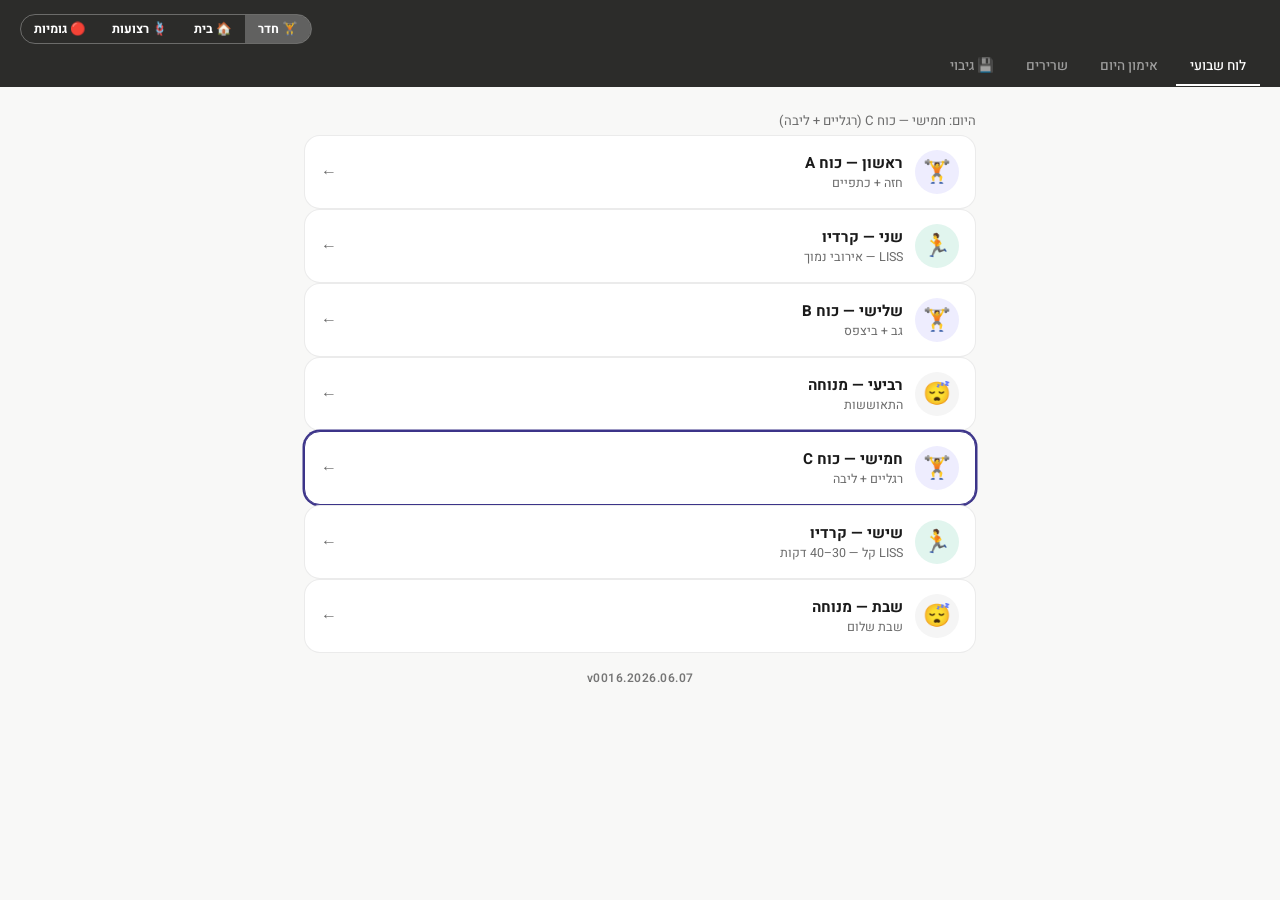
<file: index.html>
﻿<!DOCTYPE html>
<html lang="he" dir="rtl">
<head>
  <meta charset="UTF-8">
  <meta name="viewport" content="width=device-width, initial-scale=1.0">
  <title>תכנית כושר שבועית</title>
  <link rel="manifest" href="manifest.json">
  <meta name="theme-color" content="#2C2C2A">
  <meta name="mobile-web-app-capable" content="yes">
  <meta name="apple-mobile-web-app-capable" content="yes">
  <meta name="apple-mobile-web-app-status-bar-style" content="black-translucent">
  <meta name="apple-mobile-web-app-title" content="כושר">
  <link rel="stylesheet" href="css/style.css">
  <link rel="stylesheet" href="css/mobile.css">
  <script src="data/exercises-data.js"></script>
  <script src="data/plan-data.js"></script>
  <script src="js/tracker.js"></script>
  <script src="js/data.js"></script>
  <script src="js/components.js"></script>
  <script src="js/render.js"></script>
  <style>
    /* מתג בהדר */
    .header-mode-toggle {
      display: flex;
      align-items: center;
      gap: 0;
      border-radius: 20px;
      overflow: hidden;
      border: 1.5px solid rgba(255,255,255,0.3);
      margin-right: auto;   /* דוחף לצד שמאל ב-RTL */
      flex-shrink: 0;
    }
    .header-mode-toggle button {
      padding: 5px 13px;
      border: none;
      cursor: pointer;
      font-family: 'Heebo', sans-serif;
      font-size: .78rem;
      font-weight: 700;
      white-space: nowrap;
      transition: background .15s, color .15s;
    }
    .hdr-row {
      display: flex;
      align-items: center;
      gap: 10px;
      padding-bottom: 4px;
    }
  </style>
</head>
<body>

<header class="site-header">
  <!-- שורה ראשונה: כותרת + מתג -->
  <div class="hdr-row">
    <div class="header-mode-toggle" id="modeToggle">
      <button data-mode="gym"        onclick="setWorkoutMode('gym')">🏋️ חדר</button>
      <button data-mode="home"       onclick="setWorkoutMode('home')">🏠 בית</button>
      <button data-mode="suspension" onclick="setWorkoutMode('suspension')">🪢 רצועות</button>
      <button data-mode="band"       onclick="setWorkoutMode('band')">🔴 גומיות</button>
    </div>
  </div>
  <!-- שורה שנייה: טאבים -->
  <nav class="tab-nav" id="mainNav">
    <button class="tab-btn active" data-panel="week">לוח שבועי</button>
    <button class="tab-btn"        data-panel="today">אימון היום</button>
    <button class="tab-btn"        data-panel="muscles">שרירים</button>
    <button class="tab-btn"        data-panel="backup">💾 גיבוי</button>
  </nav>
</header>

<main>
  <section id="panel-week">
    <p class="text-muted text-sm mb-4" id="todayBanner"></p>
    <div id="dayList"></div>
    <p style="text-align:center;font-size:.75rem;color:#757575;margin-top:16px;padding-bottom:4px;font-weight:600;letter-spacing:.5px">
      2026.06.07.v0016

    </p>
  </section>

  <section id="panel-today" hidden style="display:none">
    <div id="todayContent"></div>

    <!-- קיצורי דרך נוספים -->
    <div style="display:grid;grid-template-columns:1fr 1fr;gap:10px;margin-top:12px">
      <a href="pages/journal.html" style="text-decoration:none;grid-column:1/-1">
        <div class="card" style="display:flex;align-items:center;gap:14px;padding:14px;margin:0">
          <div style="font-size:1.6rem">📓</div>
          <div>
            <div style="font-size:.9rem;font-weight:700;color:#1A1A1A">יומן ומעקב משקל</div>
            <div style="font-size:.72rem;color:#6B6B6B;margin-top:2px">רשום משקל · הוסף הערה לאימון</div>
          </div>
          <div style="margin-right:auto;color:#6B6B6B">←</div>
        </div>
      </a>
      <a href="pages/progress.html" style="text-decoration:none">
        <div class="card" style="text-align:center;padding:16px 10px;margin:0">
          <div style="font-size:1.8rem;margin-bottom:6px">📸</div>
          <div style="font-size:.85rem;font-weight:700;color:#1A1A1A">תמונות התקדמות</div>
          <div style="font-size:.72rem;color:#6B6B6B;margin-top:3px">IndexedDB</div>
        </div>
      </a>
      <a href="pages/morning.html" style="text-decoration:none">
        <div class="card" style="text-align:center;padding:16px 10px;margin:0">
          <div style="font-size:1.8rem;margin-bottom:6px">🌅</div>
          <div style="font-size:.85rem;font-weight:700;color:#1A1A1A">שגרת בוקר</div>
          <div style="font-size:.72rem;color:#6B6B6B;margin-top:3px">15–20 דקות</div>
        </div>
      </a>
      <a href="pages/stretch.html" style="text-decoration:none">
        <div class="card" style="text-align:center;padding:16px 10px;margin:0">
          <div style="font-size:1.8rem;margin-bottom:6px">🛏️</div>
          <div style="font-size:.85rem;font-weight:700;color:#1A1A1A">מתיחות בוקר</div>
          <div style="font-size:.72rem;color:#6B6B6B;margin-top:3px">5–10 דקות</div>
        </div>
      </a>
    </div>
  </section>

  <!-- גיבוי נתונים -->
  <section id="panel-backup" hidden style="display:none">

    <!-- עדכון אפליקציה -->
    <div class="card" style="margin-bottom:10px">
      <div class="card-header">
        <div class="card-icon" style="background:#EEEDFE;font-size:1.5rem">🔄</div>
        <div>
          <div class="card-title">עדכון אפליקציה</div>
          <div class="card-subtitle">גרסה מותקנת: <strong id="installedVer">—</strong></div>
        </div>
      </div>

      <!-- סטטוס -->
      <div id="updateStatus" style="
        background:#F5F5F5;border-radius:10px;padding:10px 14px;
        margin-bottom:10px;font-size:.82rem;color:#444;line-height:1.5">
        לחץ "בדוק" כדי לראות אם יש עדכון
      </div>

      <div style="display:flex;gap:8px">
        <button onclick="checkUpdate()" class="btn-save" style="flex:1;background:#3C3489">
          🔄 בדוק עדכון
        </button>
        <button id="applyBtn" onclick="applyUpdate()"
          style="display:none;flex:1;border:none;border-radius:12px;padding:12px;
                 background:#085041;color:#fff;font-family:Heebo,sans-serif;
                 font-size:.9rem;font-weight:700;cursor:pointer">
          ✅ החל עדכון
        </button>
      </div>
    </div>

    <div class="card">
      <div class="card-header">
        <div class="card-icon" style="background:#E1F5EE;font-size:1.5rem">💾</div>
        <div>
          <div class="card-title">גיבוי נתוני אימונים</div>
          <div class="card-subtitle">שמור על הנתונים שלך</div>
        </div>
      </div>

      <!-- סטטוס אחסון -->
      <div id="storageStatus" style="background:#F5F5F5;border-radius:10px;padding:10px 14px;margin-bottom:10px;font-size:.82rem"></div>

      <!-- Export -->
      <div class="section-title mt-8">📤 ייצוא — שמור קובץ לטלפון</div>
      <p style="font-size:.8rem;color:#6B6B6B;margin:6px 0 10px">
        מוריד קובץ JSON עם כל הנתונים שלך. שמור אותו בגלריה / Google Drive / WhatsApp לעצמך.
      </p>
      <button onclick="exportData()" class="btn-save" style="background:#085041">
        📥 הורד גיבוי עכשיו
      </button>

      <!-- Import -->
      <div class="section-title mt-8">📂 ייבוא — שחזר מקובץ</div>
      <p style="font-size:.8rem;color:#6B6B6B;margin:6px 0 10px">
        בחר קובץ גיבוי שהורדת בעבר כדי לשחזר את הנתונים.
      </p>
      <label style="display:block;padding:10px;background:#EEEDFE;border-radius:10px;
                    text-align:center;cursor:pointer;font-weight:700;color:#3C3489;font-size:.85rem">
        📂 בחר קובץ גיבוי
        <input type="file" accept=".json" onchange="importData(event)"
               style="display:none">
      </label>
      <div id="importStatus" style="margin-top:8px;font-size:.8rem"></div>

      <!-- מידע -->
      <div class="alert-box info mt-8">
        💡 הנתונים נשמרים בטלפון. כדי שלא יימחקו אוטומטית —
        לחץ <strong>בקש אחסון קבוע</strong> למטה.
      </div>
      <button onclick="requestPersist()" id="persistBtn"
              class="btn-save mt-8" style="background:#3C3489">
        🔒 בקש אחסון קבוע
      </button>
    </div>

    <!-- ספירת נתונים קיימים -->
    <div class="card">
      <div class="section-title">📊 נתונים שמורים</div>
      <div id="dataCount" style="margin-top:8px;font-size:.85rem;color:#6B6B6B"></div>
    </div>
  </section>

  <section id="panel-muscles" hidden style="display:none">
    <div class="card">
      <div class="card-header">
        <div class="card-icon" style="background:#EEEDFE">🗺️</div>
        <div>
          <div class="card-title">מפת שרירים</div>
          <div class="card-subtitle">לחץ על שריר לפרטים</div>
        </div>
      </div>
      <a href="pages/muscles.html" class="btn-save"
         style="text-decoration:none;display:block;text-align:center">
        פתח מפה אינטראקטיבית
      </a>
    </div>
  </section>
</main>

<script>
  // ── Tab switching ──────────────────────────────
  document.querySelectorAll('[data-panel]').forEach(function(tab) {
    tab.addEventListener('click', function() {
      document.querySelectorAll('[data-panel]').forEach(function(t) { t.classList.remove('active'); });
      tab.classList.add('active');
      document.querySelectorAll('section[id^="panel-"]').forEach(function(p) {
        var show = p.id === 'panel-' + tab.dataset.panel;
        p.hidden = !show;
        p.style.display = show ? '' : 'none';
      });
    });
  });

  // ── מתג 4 מצבים ────────────────────────────────
  function setWorkoutMode(mode) {
    Data.setMode(mode);
    document.querySelectorAll('#modeToggle button').forEach(function(b) {
      b.style.background = b.dataset.mode === mode ? 'rgba(255,255,255,0.25)' : 'transparent';
      b.style.color = '#fff';
    });
  }

  // הפעל ברירת מחדל
  setWorkoutMode(Data.getMode());

  // ── Service Worker + auto-reload on update ─────
  if ('serviceWorker' in navigator) {
    navigator.serviceWorker.register('./sw.js').then(function(reg) {
      // כשיש SW חדש — רענן אוטומטית
      reg.addEventListener('updatefound', function() {
        var newSW = reg.installing;
        newSW.addEventListener('statechange', function() {
          if (newSW.state === 'activated') {
            window.location.reload();
          }
        });
      });
    });
    // אם SW חדש כבר ממתין — תפוס אותו
    navigator.serviceWorker.addEventListener('controllerchange', function() {
      window.location.reload();
    });
  }

  // ── בקש אחסון קבוע מיד בטעינה ─────────────────
  if (navigator.storage && navigator.storage.persist) {
    navigator.storage.persist().then(function(granted) {
      var el = document.getElementById('storageStatus');
      if (!el) return;
      if (granted) {
        el.innerHTML = '✅ <strong>אחסון קבוע פעיל</strong> — הנתונים לא יימחקו אוטומטית';
        el.style.background = '#E1F5EE'; el.style.color = '#085041';
      } else {
        el.innerHTML = '⚠️ אחסון רגיל — לחץ "בקש אחסון קבוע" להגנה מלאה';
        el.style.color = '#7C4700';
      }
    });
    navigator.storage.estimate().then(function(est) {
      var used  = Math.round(est.usage  / 1024);
      var quota = Math.round(est.quota  / 1024 / 1024);
      var el = document.getElementById('storageStatus');
      if (el) el.innerHTML += '<br><span style="font-size:.72rem;opacity:.7">' +
        'שימוש: ' + used + ' KB מתוך ' + quota + ' MB זמינים</span>';
    });
  }

  // ── ספירת נתונים קיימים ───────────────────────
  function refreshDataCount() {
    var el = document.getElementById('dataCount');
    if (!el) return;
    var entries = [];
    for (var i = 0; i < localStorage.length; i++) {
      var k = localStorage.key(i);
      if (k && k.startsWith('wlog_')) entries.push(k);
    }
    if (!entries.length) {
      el.textContent = 'אין נתונים שמורים עדיין.';
    } else {
      var exercises = new Set(entries.map(function(k) { return k.split('_').slice(2).join('_'); }));
      el.innerHTML = '<strong>' + entries.length + '</strong> רשומות ב-' +
                     '<strong>' + exercises.size + '</strong> תרגילים שונים.<br>' +
                     '<span style="font-size:.72rem">תאריך ראשון: ' +
                     entries.map(function(k){return k.split('_')[1];}).sort()[0] +
                     '</span>';
    }
  }

  // ── Export ─────────────────────────────────────
  function exportData() {
    var data = {};
    for (var i = 0; i < localStorage.length; i++) {
      var k = localStorage.key(i);
      if (k && k.startsWith('wlog_')) {
        data[k] = JSON.parse(localStorage.getItem(k));
      }
    }
    var json   = JSON.stringify(data, null, 2);
    var blob   = new Blob([json], { type: 'application/json' });
    var url    = URL.createObjectURL(blob);
    var date   = new Date().toISOString().slice(0, 10);
    var a      = document.createElement('a');
    a.href     = url;
    a.download = 'workout-backup-' + date + '.json';
    a.click();
    URL.revokeObjectURL(url);
  }

  // ── Import ─────────────────────────────────────
  function importData(e) {
    var file = e.target.files[0];
    if (!file) return;
    var reader = new FileReader();
    reader.onload = function(ev) {
      try {
        var data   = JSON.parse(ev.target.result);
        var count  = 0;
        Object.keys(data).forEach(function(k) {
          if (k.startsWith('wlog_')) {
            localStorage.setItem(k, JSON.stringify(data[k]));
            count++;
          }
        });
        var el = document.getElementById('importStatus');
        el.innerHTML = '✅ יובאו <strong>' + count + '</strong> רשומות בהצלחה!';
        el.style.color = '#085041';
        refreshDataCount();
      } catch(err) {
        document.getElementById('importStatus').textContent = '❌ שגיאה בקובץ';
      }
    };
    reader.readAsText(file);
  }

  // ── בקש אחסון קבוע ידנית ──────────────────────
  function requestPersist() {
    if (!navigator.storage || !navigator.storage.persist) {
      alert('הדפדפן שלך לא תומך בתכונה זו');
      return;
    }
    navigator.storage.persist().then(function(granted) {
      var btn = document.getElementById('persistBtn');
      var el  = document.getElementById('storageStatus');
      if (granted) {
        btn.textContent   = '✅ אחסון קבוע פעיל';
        btn.style.background = '#085041';
        el.innerHTML = '✅ <strong>אחסון קבוע פעיל</strong> — הנתונים לא יימחקו אוטומטית';
        el.style.background = '#E1F5EE'; el.style.color = '#085041';
      } else {
        btn.textContent = '⚠️ לא אושר — נסה מ-PWA מותקנת';
      }
    });
  }

  // הפעל ספירה כשנכנסים לטאב גיבוי
  document.querySelectorAll('[data-panel="backup"]').forEach(function(btn) {
    btn.addEventListener('click', function() { setTimeout(refreshDataCount, 100); });
  });

  // ── גרסה ──────────────────────────────────────
  var CURRENT_VERSION = '2026.06.07.v0016';
  (function() {
    var el = document.getElementById('installedVer');
    if (el) el.textContent = CURRENT_VERSION;
  })();

  // ── בדוק עדכון ────────────────────────────────
  function setStatus(html, bg, col) {
    var s = document.getElementById('updateStatus');
    if (!s) return;
    s.innerHTML = html;
    s.style.background = bg || '#F5F5F5';
    s.style.color = col || '#444';
  }

  function checkUpdate() {
    var applyBtn = document.getElementById('applyBtn');
    if (applyBtn) applyBtn.style.display = 'none';
    setStatus('⏳ בודק עדכון...', '#F5F5F5', '#444');

    if (!('serviceWorker' in navigator)) {
      setStatus('⚠️ Service Worker לא נתמך', '#FFF3E0', '#7C4700');
      return;
    }
    navigator.serviceWorker.getRegistration().then(function(reg) {
      if (!reg) {
        setStatus('⚠️ האפליקציה לא מותקנת כ-PWA', '#FFF3E0', '#7C4700');
        return;
      }
      reg.update().then(function() {
        setTimeout(function() {
          if (reg.waiting) {
            setStatus('✅ <strong>יש עדכון זמין!</strong><br><small>לחץ "החל עדכון"</small>', '#E1F5EE', '#085041');
            if (applyBtn) applyBtn.style.display = 'block';
          } else if (reg.installing) {
            setStatus('⏬ <strong>מוריד עדכון...</strong><br><small>תוך שניות יתרענן אוטומטית</small>', '#FFF8E1', '#F57F17');
            reg.installing.addEventListener('statechange', function(e) {
              if (e.target.state === 'activated') {
                setStatus('✅ <strong>עודכן!</strong> מרענן...', '#E1F5EE', '#085041');
                setTimeout(function() { location.reload(); }, 1000);
              }
            });
          } else {
            setStatus('✅ <strong>הגרסה עדכנית</strong><br><small>' + CURRENT_VERSION + ' — אין עדכונים</small>', '#E1F5EE', '#085041');
          }
        }, 800);
      }).catch(function() {
        setStatus('⚠️ <strong>אין חיבור לאינטרנט</strong><br><small>עובד במצב אופליין</small>', '#FFF3E0', '#7C4700');
      });
    });
  }

  function applyUpdate() {
    navigator.serviceWorker.getRegistration().then(function(reg) {
      if (reg && reg.waiting) {
        reg.waiting.postMessage('skipWaiting');
        var applyBtn = document.getElementById('applyBtn');
        if (applyBtn) applyBtn.style.display = 'none';
        setStatus('⏳ מיישם עדכון...', '#FFF8E1', '#F57F17');
      }
    });
  }

  // ── Render ─────────────────────────────────────
  Render.renderDashboard();
</script>
</body>
</html>
</file>
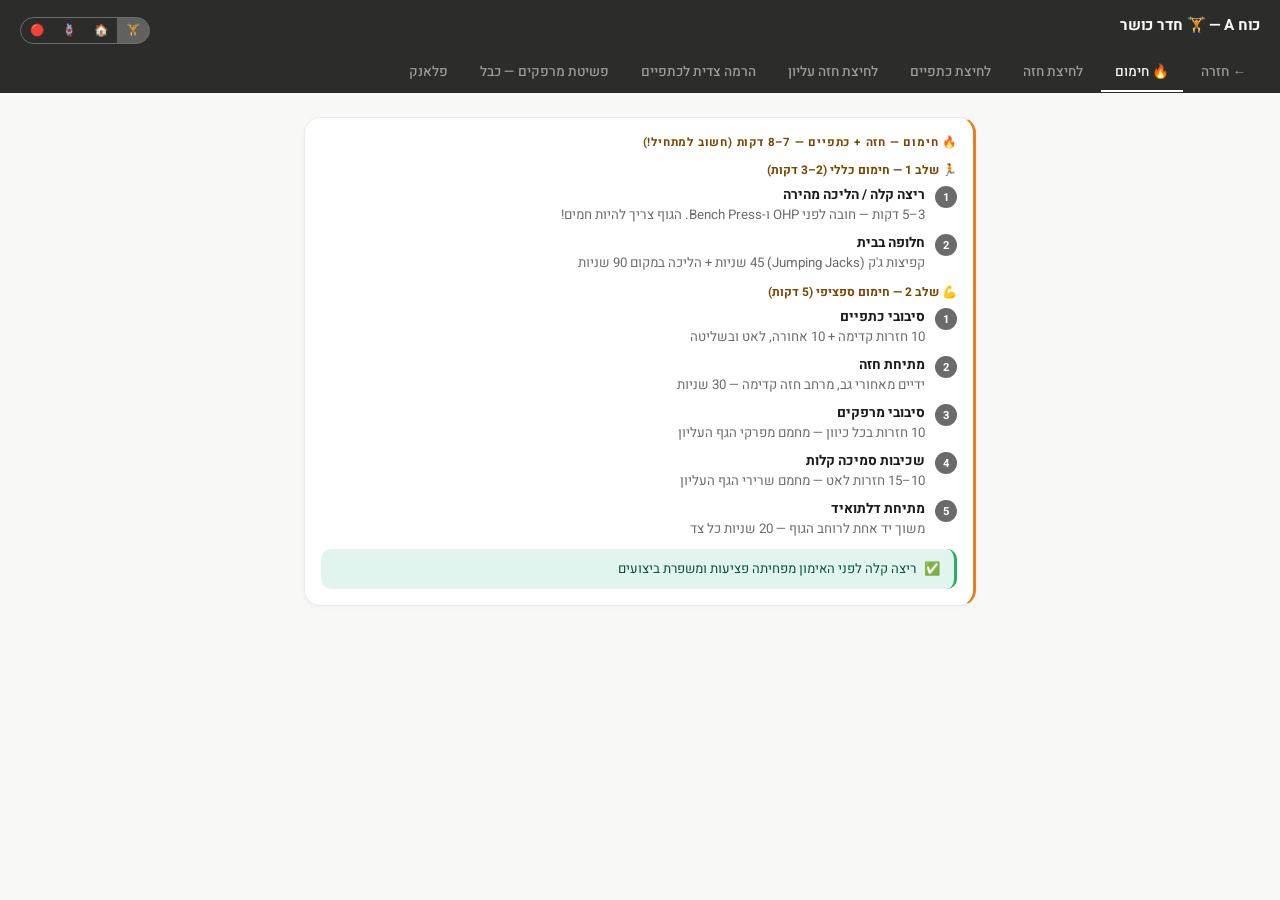
<file: pages/day1.html>
﻿<!DOCTYPE html>
<html lang="he" dir="rtl">
<head>
  <meta charset="UTF-8">
  <meta name="viewport" content="width=device-width, initial-scale=1.0">
  <title>כוח A — חזה + כתפיים</title>
  <link rel="manifest" href="../manifest.json">
  <meta name="theme-color" content="#2C2C2A">
  <meta name="apple-mobile-web-app-capable" content="yes">
  <link rel="stylesheet" href="../css/style.css">
  <link rel="stylesheet" href="../css/mobile.css">
  <script src="../data/exercises-data.js"></script>
  <script src="../data/plan-data.js"></script>
  <script src="../js/tracker.js"></script>
  <script src="../js/data.js"></script>
  <script src="../js/components.js"></script>
  <script src="../js/render.js"></script>
  <script src="../js/planktimer.js"></script>
  <script src="../js/utils.js"></script>
  <style>
    .hdr-top { display:flex;align-items:center;justify-content:space-between;padding-bottom:8px; }
    .hdr-top h1 { margin:0;font-size:.95rem;font-weight:700;flex:1;min-width:0;white-space:nowrap;overflow:hidden;text-overflow:ellipsis; }
    .mode-pill { display:flex;border-radius:20px;overflow:hidden;border:1.5px solid rgba(255,255,255,0.3);flex-shrink:0; }
    .mode-pill button { padding:4px 9px;border:none;cursor:pointer;font-family:'Heebo',sans-serif;font-size:.72rem;font-weight:700;color:#fff;background:transparent;transition:background .15s;white-space:nowrap; }
    .mode-pill button.active-mode { background:rgba(255,255,255,0.25); }
  </style>
</head>
<body>
<header class="site-header">
  <div class="hdr-top">
    <h1 id="pageTitle">כוח A — חזה + כתפיים</h1>
    <div class="mode-pill">
      <button data-mode="gym"        onclick="setWorkoutMode('gym')">🏋️</button>
      <button data-mode="home"       onclick="setWorkoutMode('home')">🏠</button>
      <button data-mode="suspension" onclick="setWorkoutMode('suspension')">🪢</button>
      <button data-mode="band"       onclick="setWorkoutMode('band')">🔴</button>
    </div>
  </div>
  <nav class="tab-nav" id="exNav"></nav>
</header>
<main id="content">
  <div class="card"><div class="text-muted text-sm">טוען...</div></div>
</main>
<script>
  window.__rerender = function() { Render.renderStrengthPage('sunday'); };
  Render.renderStrengthPage('sunday');
</script>
<script>
  function setWorkoutMode(mode) {
    Data.setMode(mode);
    document.querySelectorAll('.mode-pill button').forEach(function(b) {
      b.classList.toggle('active-mode', b.dataset.mode === mode);
    });
    if (typeof window.__rerender === 'function') window.__rerender();
  }
  setWorkoutMode(Data.getMode());
  if ('serviceWorker' in navigator) {
    navigator.serviceWorker.register('../sw.js').then(function(reg) {
      reg.addEventListener('updatefound', function() {
        var sw = reg.installing;
        sw.addEventListener('statechange', function() {
          if (sw.state === 'activated') window.location.reload();
        });
      });
    });
    navigator.serviceWorker.addEventListener('controllerchange', function() {
      window.location.reload();
    });
  }
</script>
</body>
</html>
</file>
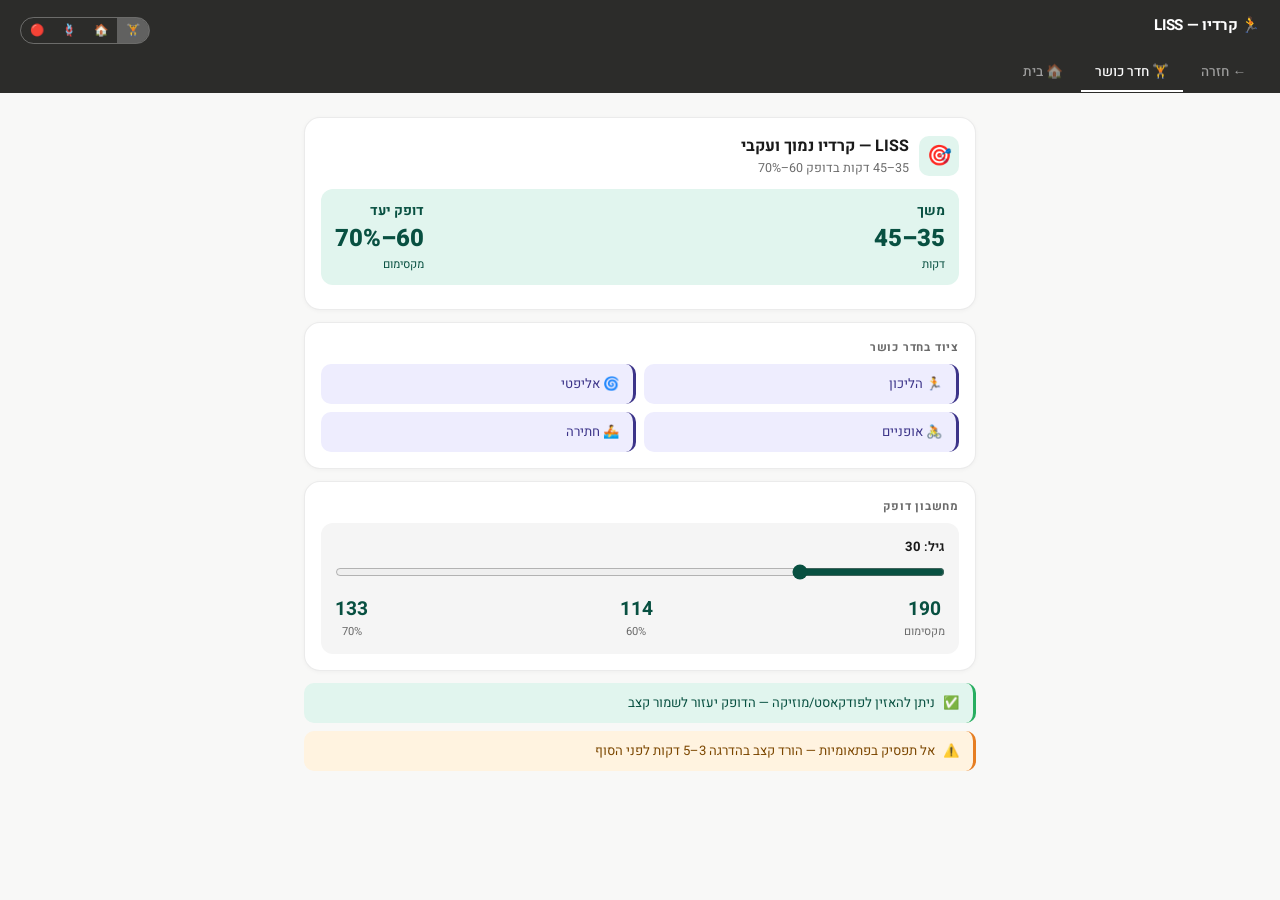
<file: pages/day2.html>
﻿<!DOCTYPE html>
<html lang="he" dir="rtl">
<head>
  <meta charset="UTF-8">
  <meta name="viewport" content="width=device-width, initial-scale=1.0">
  <title>קרדיו שני — LISS</title>
  <link rel="manifest" href="../manifest.json">
  <meta name="theme-color" content="#2C2C2A">
  <meta name="apple-mobile-web-app-capable" content="yes">
  <link rel="stylesheet" href="../css/style.css">
  <link rel="stylesheet" href="../css/mobile.css">
  <script src="../data/exercises-data.js"></script>
  <script src="../data/plan-data.js"></script>
  <script src="../js/tracker.js"></script>
  <script src="../js/data.js"></script>
  <script src="../js/components.js"></script>
  <script src="../js/render.js"></script>
  <script src="../js/planktimer.js"></script>
  <script src="../js/utils.js"></script>
  <style>
    .hdr-top { display:flex;align-items:center;justify-content:space-between;padding-bottom:8px; }
    .hdr-top h1 { margin:0;font-size:.95rem;font-weight:700;flex:1;min-width:0;white-space:nowrap;overflow:hidden;text-overflow:ellipsis; }
    .mode-pill { display:flex;border-radius:20px;overflow:hidden;border:1.5px solid rgba(255,255,255,0.3);flex-shrink:0; }
    .mode-pill button { padding:4px 9px;border:none;cursor:pointer;font-family:'Heebo',sans-serif;font-size:.72rem;font-weight:700;color:#fff;background:transparent;transition:background .15s;white-space:nowrap; }
    .mode-pill button.active-mode { background:rgba(255,255,255,0.25); }
  </style>
</head>
<body>
<header class="site-header">
  <div class="hdr-top">
    <h1 id="pageTitle">קרדיו שני — LISS</h1>
    <div class="mode-pill">
      <button data-mode="gym"        onclick="setWorkoutMode('gym')">🏋️</button>
      <button data-mode="home"       onclick="setWorkoutMode('home')">🏠</button>
      <button data-mode="suspension" onclick="setWorkoutMode('suspension')">🪢</button>
      <button data-mode="band"       onclick="setWorkoutMode('band')">🔴</button>
    </div>
  </div>
  <nav class="tab-nav" id="exNav"></nav>
</header>
<main id="content">
  <div class="card"><div class="text-muted text-sm">טוען...</div></div>
</main>
<script>
  window.__rerender = function() { Render.renderLissPage(); };
  Render.renderLissPage();
</script>
<script>
  function setWorkoutMode(mode) {
    Data.setMode(mode);
    document.querySelectorAll('.mode-pill button').forEach(function(b) {
      b.classList.toggle('active-mode', b.dataset.mode === mode);
    });
    if (typeof window.__rerender === 'function') window.__rerender();
  }
  setWorkoutMode(Data.getMode());
  if ('serviceWorker' in navigator) {
    navigator.serviceWorker.register('../sw.js').then(function(reg) {
      reg.addEventListener('updatefound', function() {
        var sw = reg.installing;
        sw.addEventListener('statechange', function() {
          if (sw.state === 'activated') window.location.reload();
        });
      });
    });
    navigator.serviceWorker.addEventListener('controllerchange', function() {
      window.location.reload();
    });
  }
</script>
</body>
</html>
</file>
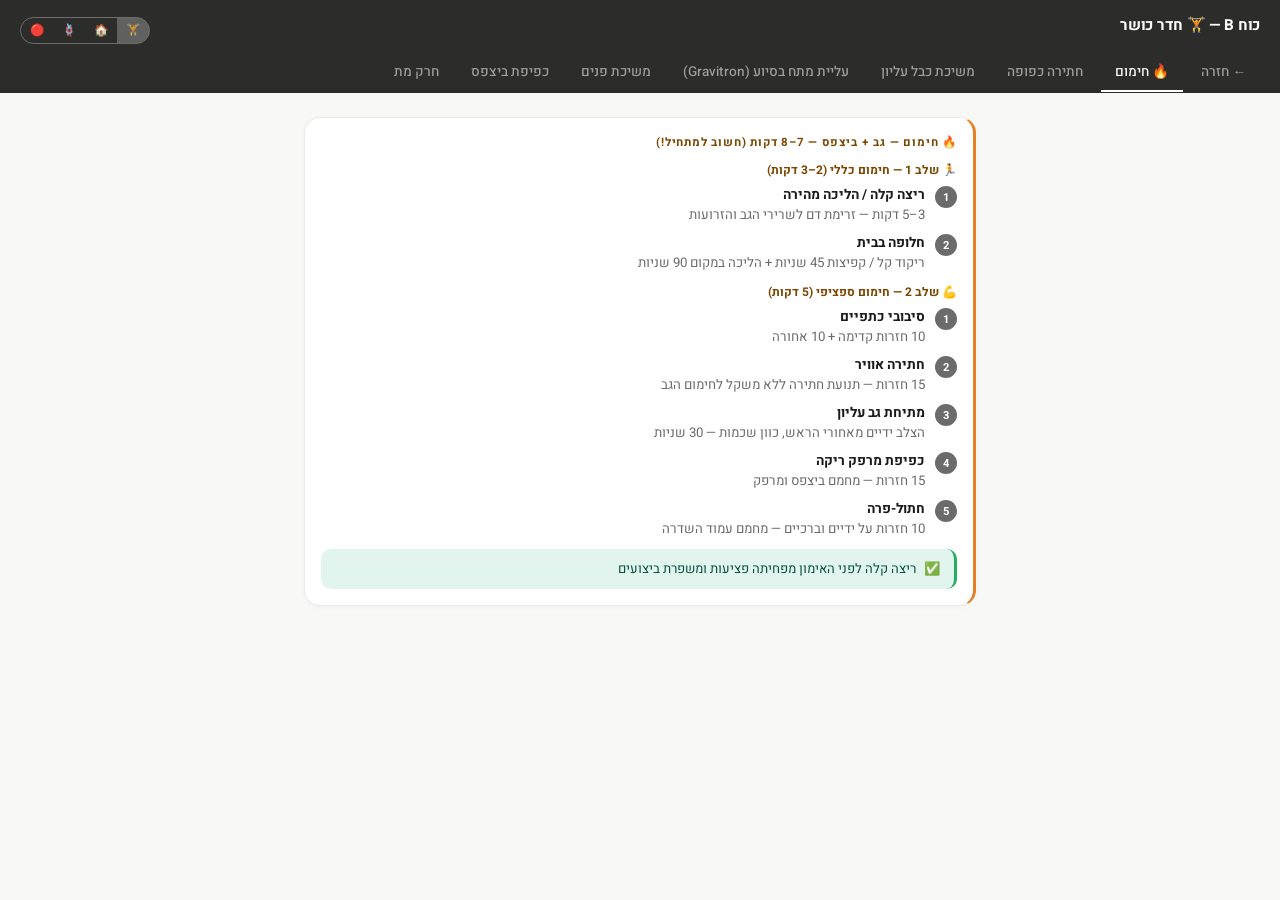
<file: pages/day3.html>
﻿<!DOCTYPE html>
<html lang="he" dir="rtl">
<head>
  <meta charset="UTF-8">
  <meta name="viewport" content="width=device-width, initial-scale=1.0">
  <title>כוח B — גב + ביצפס</title>
  <link rel="manifest" href="../manifest.json">
  <meta name="theme-color" content="#2C2C2A">
  <meta name="apple-mobile-web-app-capable" content="yes">
  <link rel="stylesheet" href="../css/style.css">
  <link rel="stylesheet" href="../css/mobile.css">
  <script src="../data/exercises-data.js"></script>
  <script src="../data/plan-data.js"></script>
  <script src="../js/tracker.js"></script>
  <script src="../js/data.js"></script>
  <script src="../js/components.js"></script>
  <script src="../js/render.js"></script>
  <script src="../js/planktimer.js"></script>
  <script src="../js/utils.js"></script>
  <style>
    .hdr-top { display:flex;align-items:center;justify-content:space-between;padding-bottom:8px; }
    .hdr-top h1 { margin:0;font-size:.95rem;font-weight:700;flex:1;min-width:0;white-space:nowrap;overflow:hidden;text-overflow:ellipsis; }
    .mode-pill { display:flex;border-radius:20px;overflow:hidden;border:1.5px solid rgba(255,255,255,0.3);flex-shrink:0; }
    .mode-pill button { padding:4px 9px;border:none;cursor:pointer;font-family:'Heebo',sans-serif;font-size:.72rem;font-weight:700;color:#fff;background:transparent;transition:background .15s;white-space:nowrap; }
    .mode-pill button.active-mode { background:rgba(255,255,255,0.25); }
  </style>
</head>
<body>
<header class="site-header">
  <div class="hdr-top">
    <h1 id="pageTitle">כוח B — גב + ביצפס</h1>
    <div class="mode-pill">
      <button data-mode="gym"        onclick="setWorkoutMode('gym')">🏋️</button>
      <button data-mode="home"       onclick="setWorkoutMode('home')">🏠</button>
      <button data-mode="suspension" onclick="setWorkoutMode('suspension')">🪢</button>
      <button data-mode="band"       onclick="setWorkoutMode('band')">🔴</button>
    </div>
  </div>
  <nav class="tab-nav" id="exNav"></nav>
</header>
<main id="content">
  <div class="card"><div class="text-muted text-sm">טוען...</div></div>
</main>
<script>
  window.__rerender = function() { Render.renderStrengthPage('tuesday'); };
  Render.renderStrengthPage('tuesday');
</script>
<script>
  function setWorkoutMode(mode) {
    Data.setMode(mode);
    document.querySelectorAll('.mode-pill button').forEach(function(b) {
      b.classList.toggle('active-mode', b.dataset.mode === mode);
    });
    if (typeof window.__rerender === 'function') window.__rerender();
  }
  setWorkoutMode(Data.getMode());
  if ('serviceWorker' in navigator) {
    navigator.serviceWorker.register('../sw.js').then(function(reg) {
      reg.addEventListener('updatefound', function() {
        var sw = reg.installing;
        sw.addEventListener('statechange', function() {
          if (sw.state === 'activated') window.location.reload();
        });
      });
    });
    navigator.serviceWorker.addEventListener('controllerchange', function() {
      window.location.reload();
    });
  }
</script>
</body>
</html>
</file>
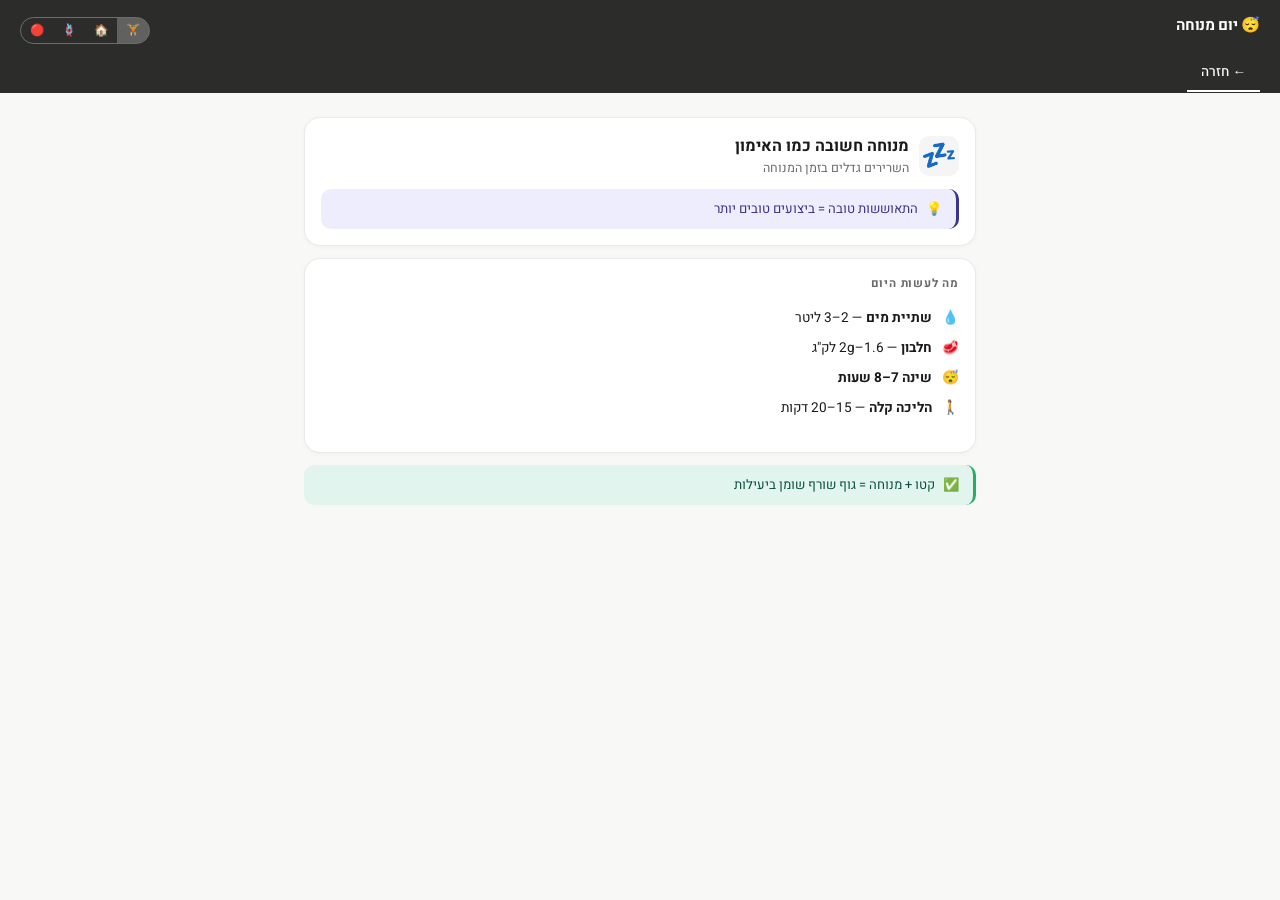
<file: pages/day4.html>
﻿<!DOCTYPE html>
<html lang="he" dir="rtl">
<head>
  <meta charset="UTF-8">
  <meta name="viewport" content="width=device-width, initial-scale=1.0">
  <title>יום מנוחה</title>
  <link rel="manifest" href="../manifest.json">
  <meta name="theme-color" content="#2C2C2A">
  <meta name="apple-mobile-web-app-capable" content="yes">
  <link rel="stylesheet" href="../css/style.css">
  <link rel="stylesheet" href="../css/mobile.css">
  <script src="../data/exercises-data.js"></script>
  <script src="../data/plan-data.js"></script>
  <script src="../js/tracker.js"></script>
  <script src="../js/data.js"></script>
  <script src="../js/components.js"></script>
  <script src="../js/render.js"></script>
  <script src="../js/planktimer.js"></script>
  <script src="../js/utils.js"></script>
  <style>
    .hdr-top { display:flex;align-items:center;justify-content:space-between;padding-bottom:8px; }
    .hdr-top h1 { margin:0;font-size:.95rem;font-weight:700;flex:1;min-width:0;white-space:nowrap;overflow:hidden;text-overflow:ellipsis; }
    .mode-pill { display:flex;border-radius:20px;overflow:hidden;border:1.5px solid rgba(255,255,255,0.3);flex-shrink:0; }
    .mode-pill button { padding:4px 9px;border:none;cursor:pointer;font-family:'Heebo',sans-serif;font-size:.72rem;font-weight:700;color:#fff;background:transparent;transition:background .15s;white-space:nowrap; }
    .mode-pill button.active-mode { background:rgba(255,255,255,0.25); }
  </style>
</head>
<body>
<header class="site-header">
  <div class="hdr-top">
    <h1 id="pageTitle">יום מנוחה</h1>
    <div class="mode-pill">
      <button data-mode="gym"        onclick="setWorkoutMode('gym')">🏋️</button>
      <button data-mode="home"       onclick="setWorkoutMode('home')">🏠</button>
      <button data-mode="suspension" onclick="setWorkoutMode('suspension')">🪢</button>
      <button data-mode="band"       onclick="setWorkoutMode('band')">🔴</button>
    </div>
  </div>
  <nav class="tab-nav"><button class="tab-btn active" onclick="history.back()">← חזרה</button></nav>
</header>
<main id="content">
  <div class="card"><div class="text-muted text-sm">טוען...</div></div>
</main>
<script>
  
  Render.renderRestPage();
</script>
<script>
  function setWorkoutMode(mode) {
    Data.setMode(mode);
    document.querySelectorAll('.mode-pill button').forEach(function(b) {
      b.classList.toggle('active-mode', b.dataset.mode === mode);
    });
    if (typeof window.__rerender === 'function') window.__rerender();
  }
  setWorkoutMode(Data.getMode());
  if ('serviceWorker' in navigator) {
    navigator.serviceWorker.register('../sw.js').then(function(reg) {
      reg.addEventListener('updatefound', function() {
        var sw = reg.installing;
        sw.addEventListener('statechange', function() {
          if (sw.state === 'activated') window.location.reload();
        });
      });
    });
    navigator.serviceWorker.addEventListener('controllerchange', function() {
      window.location.reload();
    });
  }
</script>
</body>
</html>
</file>
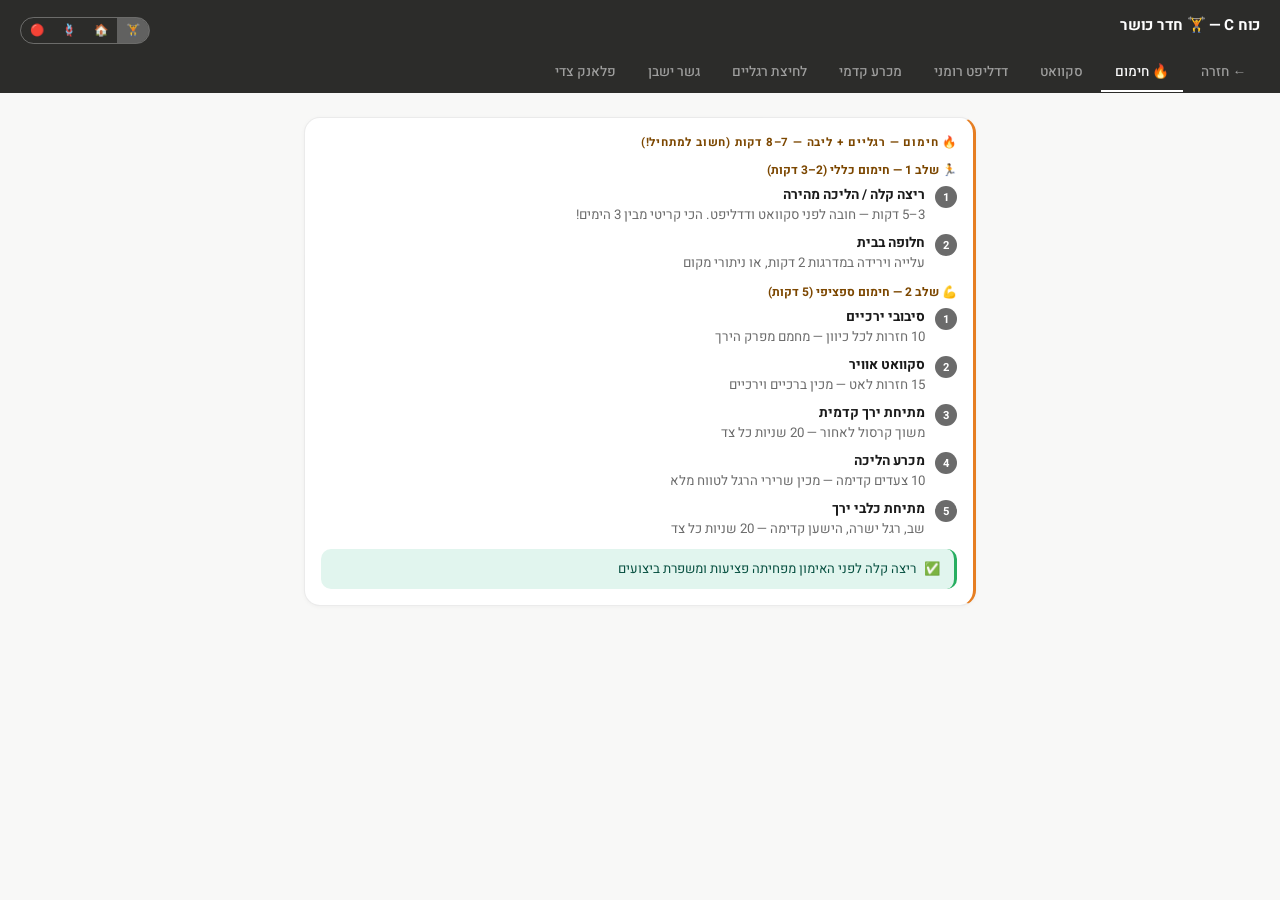
<file: pages/day5.html>
﻿<!DOCTYPE html>
<html lang="he" dir="rtl">
<head>
  <meta charset="UTF-8">
  <meta name="viewport" content="width=device-width, initial-scale=1.0">
  <title>כוח C — רגליים + ליבה</title>
  <link rel="manifest" href="../manifest.json">
  <meta name="theme-color" content="#2C2C2A">
  <meta name="apple-mobile-web-app-capable" content="yes">
  <link rel="stylesheet" href="../css/style.css">
  <link rel="stylesheet" href="../css/mobile.css">
  <script src="../data/exercises-data.js"></script>
  <script src="../data/plan-data.js"></script>
  <script src="../js/tracker.js"></script>
  <script src="../js/data.js"></script>
  <script src="../js/components.js"></script>
  <script src="../js/render.js"></script>
  <script src="../js/planktimer.js"></script>
  <script src="../js/utils.js"></script>
  <style>
    .hdr-top { display:flex;align-items:center;justify-content:space-between;padding-bottom:8px; }
    .hdr-top h1 { margin:0;font-size:.95rem;font-weight:700;flex:1;min-width:0;white-space:nowrap;overflow:hidden;text-overflow:ellipsis; }
    .mode-pill { display:flex;border-radius:20px;overflow:hidden;border:1.5px solid rgba(255,255,255,0.3);flex-shrink:0; }
    .mode-pill button { padding:4px 9px;border:none;cursor:pointer;font-family:'Heebo',sans-serif;font-size:.72rem;font-weight:700;color:#fff;background:transparent;transition:background .15s;white-space:nowrap; }
    .mode-pill button.active-mode { background:rgba(255,255,255,0.25); }
  </style>
</head>
<body>
<header class="site-header">
  <div class="hdr-top">
    <h1 id="pageTitle">כוח C — רגליים + ליבה</h1>
    <div class="mode-pill">
      <button data-mode="gym"        onclick="setWorkoutMode('gym')">🏋️</button>
      <button data-mode="home"       onclick="setWorkoutMode('home')">🏠</button>
      <button data-mode="suspension" onclick="setWorkoutMode('suspension')">🪢</button>
      <button data-mode="band"       onclick="setWorkoutMode('band')">🔴</button>
    </div>
  </div>
  <nav class="tab-nav" id="exNav"></nav>
</header>
<main id="content">
  <div class="card"><div class="text-muted text-sm">טוען...</div></div>
</main>
<script>
  window.__rerender = function() { Render.renderStrengthPage('thursday'); };
  Render.renderStrengthPage('thursday');
</script>
<script>
  function setWorkoutMode(mode) {
    Data.setMode(mode);
    document.querySelectorAll('.mode-pill button').forEach(function(b) {
      b.classList.toggle('active-mode', b.dataset.mode === mode);
    });
    if (typeof window.__rerender === 'function') window.__rerender();
  }
  setWorkoutMode(Data.getMode());
  if ('serviceWorker' in navigator) {
    navigator.serviceWorker.register('../sw.js').then(function(reg) {
      reg.addEventListener('updatefound', function() {
        var sw = reg.installing;
        sw.addEventListener('statechange', function() {
          if (sw.state === 'activated') window.location.reload();
        });
      });
    });
    navigator.serviceWorker.addEventListener('controllerchange', function() {
      window.location.reload();
    });
  }
</script>
</body>
</html>
</file>
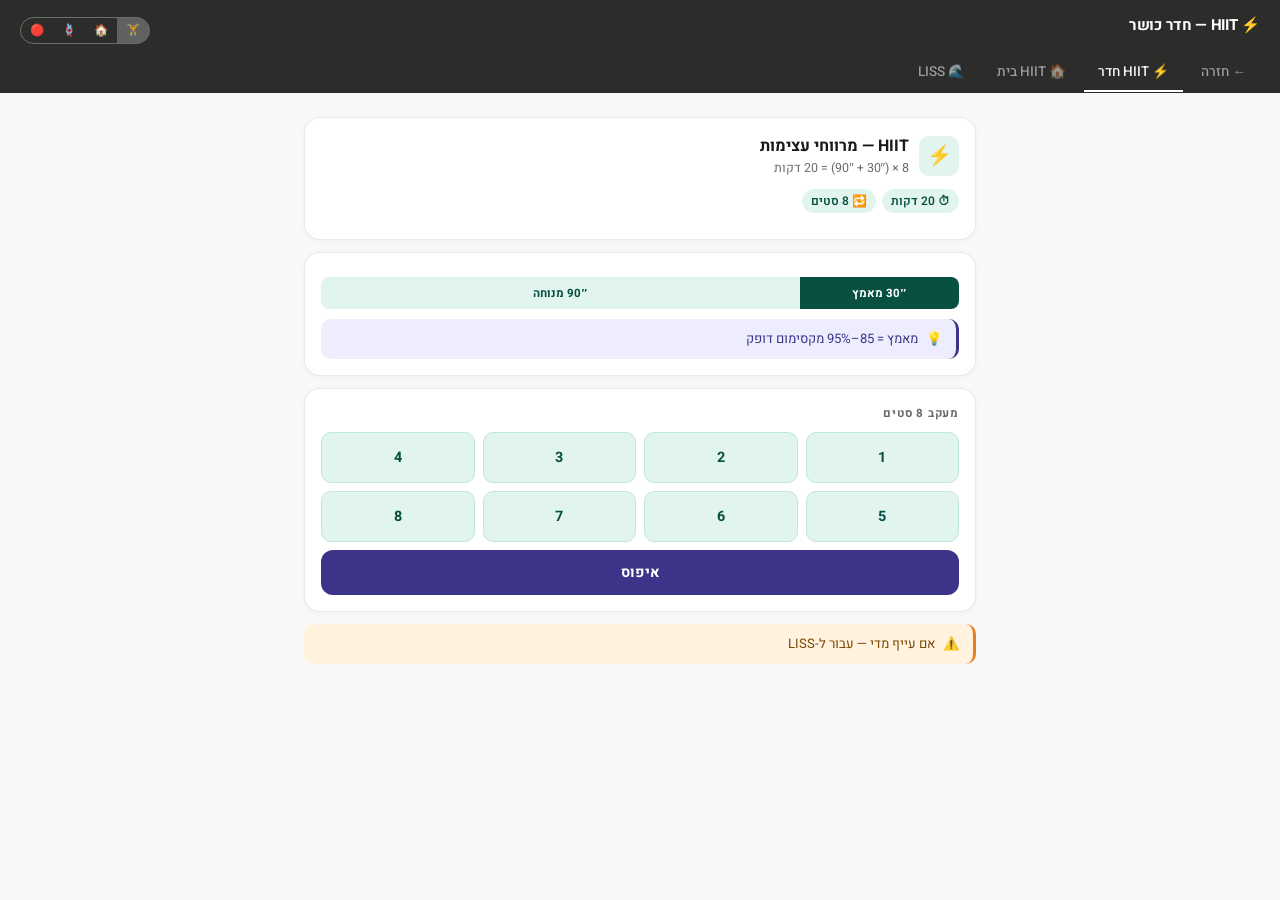
<file: pages/day6.html>
﻿<!DOCTYPE html>
<html lang="he" dir="rtl">
<head>
  <meta charset="UTF-8">
  <meta name="viewport" content="width=device-width, initial-scale=1.0">
  <title>קרדיו שישי — HIIT/LISS</title>
  <link rel="manifest" href="../manifest.json">
  <meta name="theme-color" content="#2C2C2A">
  <meta name="apple-mobile-web-app-capable" content="yes">
  <link rel="stylesheet" href="../css/style.css">
  <link rel="stylesheet" href="../css/mobile.css">
  <script src="../data/exercises-data.js"></script>
  <script src="../data/plan-data.js"></script>
  <script src="../js/tracker.js"></script>
  <script src="../js/data.js"></script>
  <script src="../js/components.js"></script>
  <script src="../js/render.js"></script>
  <script src="../js/planktimer.js"></script>
  <script src="../js/utils.js"></script>
  <style>
    .hdr-top { display:flex;align-items:center;justify-content:space-between;padding-bottom:8px; }
    .hdr-top h1 { margin:0;font-size:.95rem;font-weight:700;flex:1;min-width:0;white-space:nowrap;overflow:hidden;text-overflow:ellipsis; }
    .mode-pill { display:flex;border-radius:20px;overflow:hidden;border:1.5px solid rgba(255,255,255,0.3);flex-shrink:0; }
    .mode-pill button { padding:4px 9px;border:none;cursor:pointer;font-family:'Heebo',sans-serif;font-size:.72rem;font-weight:700;color:#fff;background:transparent;transition:background .15s;white-space:nowrap; }
    .mode-pill button.active-mode { background:rgba(255,255,255,0.25); }
  </style>
</head>
<body>
<header class="site-header">
  <div class="hdr-top">
    <h1 id="pageTitle">קרדיו שישי — HIIT/LISS</h1>
    <div class="mode-pill">
      <button data-mode="gym"        onclick="setWorkoutMode('gym')">🏋️</button>
      <button data-mode="home"       onclick="setWorkoutMode('home')">🏠</button>
      <button data-mode="suspension" onclick="setWorkoutMode('suspension')">🪢</button>
      <button data-mode="band"       onclick="setWorkoutMode('band')">🔴</button>
    </div>
  </div>
  <nav class="tab-nav" id="exNav"></nav>
</header>
<main id="content">
  <div class="card"><div class="text-muted text-sm">טוען...</div></div>
</main>
<script>
  window.__rerender = function() { Render.renderHiitLissPage(); };
  Render.renderHiitLissPage();
</script>
<script>
  function setWorkoutMode(mode) {
    Data.setMode(mode);
    document.querySelectorAll('.mode-pill button').forEach(function(b) {
      b.classList.toggle('active-mode', b.dataset.mode === mode);
    });
    if (typeof window.__rerender === 'function') window.__rerender();
  }
  setWorkoutMode(Data.getMode());
  if ('serviceWorker' in navigator) {
    navigator.serviceWorker.register('../sw.js').then(function(reg) {
      reg.addEventListener('updatefound', function() {
        var sw = reg.installing;
        sw.addEventListener('statechange', function() {
          if (sw.state === 'activated') window.location.reload();
        });
      });
    });
    navigator.serviceWorker.addEventListener('controllerchange', function() {
      window.location.reload();
    });
  }
</script>
</body>
</html>
</file>
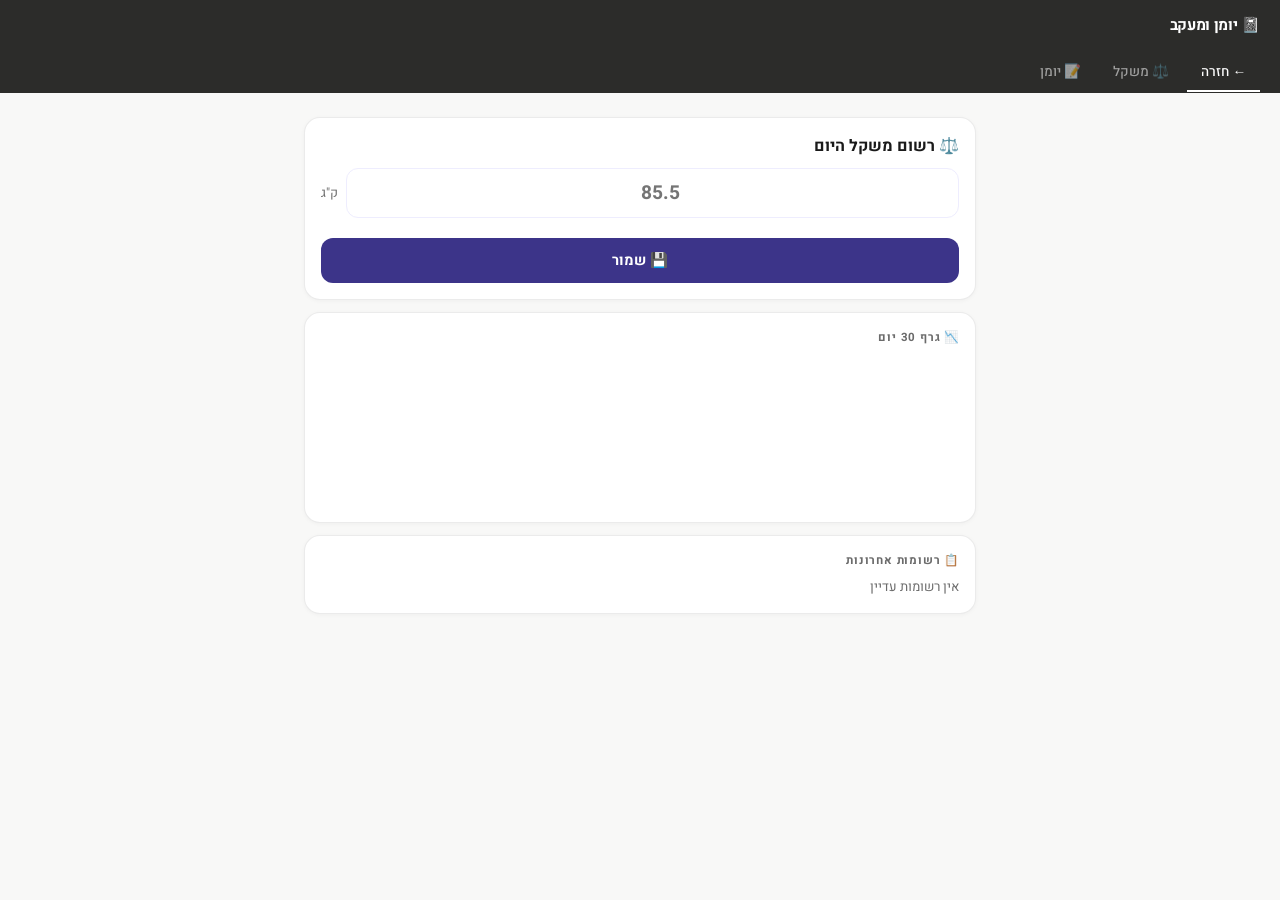
<file: pages/journal.html>
<!DOCTYPE html>
<html lang="he" dir="rtl">
<head>
  <meta charset="UTF-8">
  <meta name="viewport" content="width=device-width, initial-scale=1.0">
  <title>יומן + מעקב</title>
  <link rel="manifest" href="../manifest.json">
  <meta name="theme-color" content="#2C2C2A">
  <meta name="apple-mobile-web-app-capable" content="yes">
  <link rel="stylesheet" href="../css/style.css">
  <link rel="stylesheet" href="../css/mobile.css">
  <style>
    .hdr-top { display:flex;align-items:center;justify-content:space-between;padding-bottom:8px; }
    .hdr-top h1 { margin:0;font-size:.95rem;font-weight:700; }
    .mode-pill { display:flex;border-radius:20px;overflow:hidden;border:1.5px solid rgba(255,255,255,.3);flex-shrink:0; }
    .mode-pill button { padding:4px 10px;border:none;cursor:pointer;font-family:Heebo,sans-serif;font-size:.75rem;font-weight:700;color:#fff;background:transparent; }
    .mode-pill button.active-mode { background:rgba(255,255,255,.25); }

    /* Weight input */
    .weight-input-wrap { display:flex;gap:8px;align-items:center;margin-bottom:12px; }
    .weight-input-wrap input { flex:1;padding:10px 14px;border-radius:12px;border:1.5px solid #EEEDFE;font-family:Heebo,sans-serif;font-size:1.2rem;font-weight:700;text-align:center; }
    .weight-unit { font-size:.8rem;color:#6B6B6B; }

    /* Weight history */
    .weight-row { display:flex;justify-content:space-between;align-items:center;padding:8px 0;border-bottom:1px solid rgba(0,0,0,.06); }
    .weight-row:last-child { border:none; }
    .weight-val { font-size:1.1rem;font-weight:800;color:#3C3489; }
    .weight-date { font-size:.75rem;color:#6B6B6B; }
    .weight-diff { font-size:.75rem;font-weight:700; }
    .weight-diff.down { color:#085041; }
    .weight-diff.up   { color:#C62828; }

    /* Graph */
    #weightChart { width:100%;height:140px;display:block; }

    /* Journal */
    .journal-entry { margin-bottom:12px; }
    .journal-date { font-size:.75rem;font-weight:700;color:#3C3489;margin-bottom:4px; }
    .journal-text { font-size:.85rem;color:#333;line-height:1.5;background:#F9F9F9;border-radius:10px;padding:10px; }
    textarea.journal-input {
      width:100%;padding:10px;border-radius:10px;border:1.5px solid #EEEDFE;
      font-family:Heebo,sans-serif;font-size:.9rem;direction:rtl;
      resize:vertical;min-height:80px;box-sizing:border-box;
    }
  </style>
</head>
<body>
<header class="site-header">
  <div class="hdr-top">
    <h1>📓 יומן ומעקב</h1>
  </div>
  <nav class="tab-nav">
    <button class="tab-btn active" onclick="history.back()">← חזרה</button>
    <button class="tab-btn" id="btnWeight" onclick="showTab('weight')">⚖️ משקל</button>
    <button class="tab-btn" id="btnJournal" onclick="showTab('journal')">📝 יומן</button>
  </nav>
</header>

<main>

  <!-- ── מעקב משקל ── -->
  <section id="tab-weight">

    <div class="card">
      <div class="card-title" style="margin-bottom:10px">⚖️ רשום משקל היום</div>
      <div class="weight-input-wrap">
        <input type="number" id="weightInput" placeholder="85.5" step="0.1" min="30" max="300">
        <span class="weight-unit">ק"ג</span>
      </div>
      <button onclick="saveWeight()" class="btn-save">💾 שמור</button>
      <div id="weightSaved" style="font-size:.8rem;color:#085041;margin-top:6px;display:none">✅ נשמר!</div>
    </div>

    <!-- גרף -->
    <div class="card">
      <div class="section-title" style="margin-bottom:10px">📉 גרף 30 יום</div>
      <canvas id="weightChart"></canvas>
      <div id="weightStats" style="display:flex;gap:16px;margin-top:10px;font-size:.8rem;color:#6B6B6B"></div>
    </div>

    <!-- היסטוריה -->
    <div class="card">
      <div class="section-title" style="margin-bottom:8px">📋 רשומות אחרונות</div>
      <div id="weightHistory"></div>
    </div>

  </section>

  <!-- ── יומן אימון ── -->
  <section id="tab-journal" hidden style="display:none">

    <div class="card">
      <div class="card-title" style="margin-bottom:8px">📝 הוסף הערה להיום</div>
      <div style="font-size:.75rem;color:#6B6B6B;margin-bottom:8px" id="journalDate"></div>
      <textarea class="journal-input" id="journalInput"
        placeholder="איך הרגשת? מה הלך טוב? מה להשתפר?"></textarea>
      <button onclick="saveJournal()" class="btn-save" style="margin-top:8px">💾 שמור</button>
      <div id="journalSaved" style="font-size:.8rem;color:#085041;margin-top:6px;display:none">✅ נשמר!</div>
    </div>

    <!-- יומן קודם -->
    <div class="card">
      <div class="section-title" style="margin-bottom:8px">📚 רשומות קודמות</div>
      <div id="journalHistory"></div>
    </div>

  </section>

</main>

<script>
var today = new Date().toISOString().slice(0,10);
document.getElementById('journalDate').textContent = 'היום: ' + today;

// ── Tab switching ──────────────────────────────
function showTab(name) {
  document.getElementById('tab-weight').hidden  = name !== 'weight';
  document.getElementById('tab-weight').style.display  = name === 'weight' ? '' : 'none';
  document.getElementById('tab-journal').hidden = name !== 'journal';
  document.getElementById('tab-journal').style.display = name === 'journal' ? '' : 'none';
  document.getElementById('btnWeight').classList.toggle('active-mode', name === 'weight');
  document.getElementById('btnJournal').classList.toggle('active-mode', name === 'journal');
  if (name === 'weight')  renderWeight();
  if (name === 'journal') renderJournal();
}

// ── Weight Storage ─────────────────────────────
var W_PREFIX = 'wt_';

function saveWeight() {
  var val = parseFloat(document.getElementById('weightInput').value);
  if (!val || val < 20 || val > 400) return;
  localStorage.setItem(W_PREFIX + today, val);
  document.getElementById('weightSaved').style.display = 'block';
  setTimeout(function() { document.getElementById('weightSaved').style.display = 'none'; }, 1500);
  renderWeight();
}

function getWeightHistory() {
  var records = [];
  for (var i = 0; i < localStorage.length; i++) {
    var k = localStorage.key(i);
    if (k && k.startsWith(W_PREFIX)) {
      records.push({ date: k.slice(W_PREFIX.length), val: parseFloat(localStorage.getItem(k)) });
    }
  }
  return records.sort(function(a,b) { return b.date.localeCompare(a.date); });
}

function renderWeight() {
  var records = getWeightHistory();

  // טען ערך היום אם קיים
  var todayVal = localStorage.getItem(W_PREFIX + today);
  if (todayVal) document.getElementById('weightInput').value = todayVal;

  // גרף
  drawChart(records.slice().reverse().slice(-30));

  // סטטיסטיקה
  if (records.length >= 2) {
    var first = records[records.length-1].val;
    var last  = records[0].val;
    var diff  = (last - first).toFixed(1);
    var sign  = diff > 0 ? '+' : '';
    document.getElementById('weightStats').innerHTML =
      '<span>התחלה: <strong>' + first + '</strong> ק"ג</span>' +
      '<span>עכשיו: <strong>' + last + '</strong> ק"ג</span>' +
      '<span>שינוי: <strong style="color:' + (diff<=0?'#085041':'#C62828') + '">' + sign + diff + '</strong> ק"ג</span>';
  }

  // היסטוריה
  var hist = document.getElementById('weightHistory');
  if (!records.length) { hist.innerHTML = '<div class="text-muted text-sm">אין רשומות עדיין</div>'; return; }
  hist.innerHTML = records.slice(0,20).map(function(r, i) {
    var prev = records[i+1];
    var diffHtml = '';
    if (prev) {
      var d = (r.val - prev.val).toFixed(1);
      var cls = d <= 0 ? 'down' : 'up';
      diffHtml = '<span class="weight-diff ' + cls + '">' + (d>0?'+':'') + d + ' ק"ג</span>';
    }
    return '<div class="weight-row">' +
      '<span class="weight-date">' + fmtDate(r.date) + '</span>' +
      '<span class="weight-val">' + r.val + ' ק"ג</span>' +
      diffHtml + '</div>';
  }).join('');
}

function fmtDate(iso) {
  var p = iso.split('-');
  return p[2] + '/' + p[1] + '/' + p[0].slice(2);
}

function drawChart(records) {
  var canvas = document.getElementById('weightChart');
  if (!canvas || !records.length) return;
  var ctx = canvas.getContext('2d');
  var dpr = window.devicePixelRatio || 1;
  var W = canvas.offsetWidth, H = 140;
  canvas.width  = W * dpr;
  canvas.height = H * dpr;
  ctx.scale(dpr, dpr);

  var vals  = records.map(function(r) { return r.val; });
  var minV  = Math.min.apply(null, vals) - 1;
  var maxV  = Math.max.apply(null, vals) + 1;
  var pad   = { t:10, r:10, b:24, l:36 };
  var cW    = W - pad.l - pad.r;
  var cH    = H - pad.t - pad.b;

  ctx.clearRect(0, 0, W, H);

  // grid lines
  ctx.strokeStyle = 'rgba(0,0,0,.07)';
  ctx.lineWidth   = 1;
  [0, 0.5, 1].forEach(function(f) {
    var y = pad.t + cH * f;
    ctx.beginPath(); ctx.moveTo(pad.l, y); ctx.lineTo(W-pad.r, y); ctx.stroke();
    var label = (maxV - f*(maxV-minV)).toFixed(1);
    ctx.fillStyle = '#999'; ctx.font = '10px Heebo,sans-serif';
    ctx.textAlign = 'right';
    ctx.fillText(label, pad.l-4, y+4);
  });

  if (records.length < 2) return;

  var xStep = cW / (records.length-1);

  // area fill
  ctx.beginPath();
  records.forEach(function(r, i) {
    var x = pad.l + i*xStep;
    var y = pad.t + cH * (1 - (r.val - minV)/(maxV-minV));
    i===0 ? ctx.moveTo(x,y) : ctx.lineTo(x,y);
  });
  ctx.lineTo(pad.l + (records.length-1)*xStep, pad.t+cH);
  ctx.lineTo(pad.l, pad.t+cH);
  ctx.closePath();
  var grad = ctx.createLinearGradient(0, pad.t, 0, pad.t+cH);
  grad.addColorStop(0, 'rgba(60,52,137,.25)');
  grad.addColorStop(1, 'rgba(60,52,137,.02)');
  ctx.fillStyle = grad; ctx.fill();

  // line
  ctx.beginPath();
  ctx.strokeStyle = '#3C3489'; ctx.lineWidth = 2.5; ctx.lineJoin = 'round';
  records.forEach(function(r, i) {
    var x = pad.l + i*xStep;
    var y = pad.t + cH * (1 - (r.val - minV)/(maxV-minV));
    i===0 ? ctx.moveTo(x,y) : ctx.lineTo(x,y);
  });
  ctx.stroke();

  // dots
  records.forEach(function(r, i) {
    var x = pad.l + i*xStep;
    var y = pad.t + cH * (1 - (r.val - minV)/(maxV-minV));
    ctx.beginPath(); ctx.arc(x, y, 4, 0, Math.PI*2);
    ctx.fillStyle = '#3C3489'; ctx.fill();
    ctx.strokeStyle = '#fff'; ctx.lineWidth = 1.5; ctx.stroke();
  });

  // date labels
  ctx.fillStyle = '#999'; ctx.font = '9px Heebo,sans-serif'; ctx.textAlign = 'center';
  var step = Math.ceil(records.length/5);
  records.forEach(function(r, i) {
    if (i % step === 0 || i === records.length-1) {
      var x = pad.l + i*xStep;
      var p = r.date.split('-');
      ctx.fillText(p[2]+'/'+p[1], x, H-6);
    }
  });
}

// ── Journal Storage ────────────────────────────
var J_PREFIX = 'jnl_';

function saveJournal() {
  var text = document.getElementById('journalInput').value.trim();
  if (!text) return;
  localStorage.setItem(J_PREFIX + today, text);
  document.getElementById('journalSaved').style.display = 'block';
  setTimeout(function() { document.getElementById('journalSaved').style.display = 'none'; }, 1500);
  renderJournal();
}

function getJournalHistory() {
  var entries = [];
  for (var i = 0; i < localStorage.length; i++) {
    var k = localStorage.key(i);
    if (k && k.startsWith(J_PREFIX)) {
      entries.push({ date: k.slice(J_PREFIX.length), text: localStorage.getItem(k) });
    }
  }
  return entries.sort(function(a,b) { return b.date.localeCompare(a.date); });
}

function renderJournal() {
  // טען הערה היום
  var todayEntry = localStorage.getItem(J_PREFIX + today);
  if (todayEntry) document.getElementById('journalInput').value = todayEntry;

  var entries = getJournalHistory();
  var hist    = document.getElementById('journalHistory');
  if (!entries.length) { hist.innerHTML = '<div class="text-muted text-sm">אין רשומות עדיין</div>'; return; }
  hist.innerHTML = entries.map(function(e) {
    return '<div class="journal-entry">' +
      '<div class="journal-date">' + fmtDate(e.date) + '</div>' +
      '<div class="journal-text">' + e.text.replace(/\n/g,'<br>') + '</div>' +
      '</div>';
  }).join('');
}

// ── Init ───────────────────────────────────────
showTab('weight');
if ('serviceWorker' in navigator) navigator.serviceWorker.register('../sw.js');
</script>
</body>
</html>
</file>
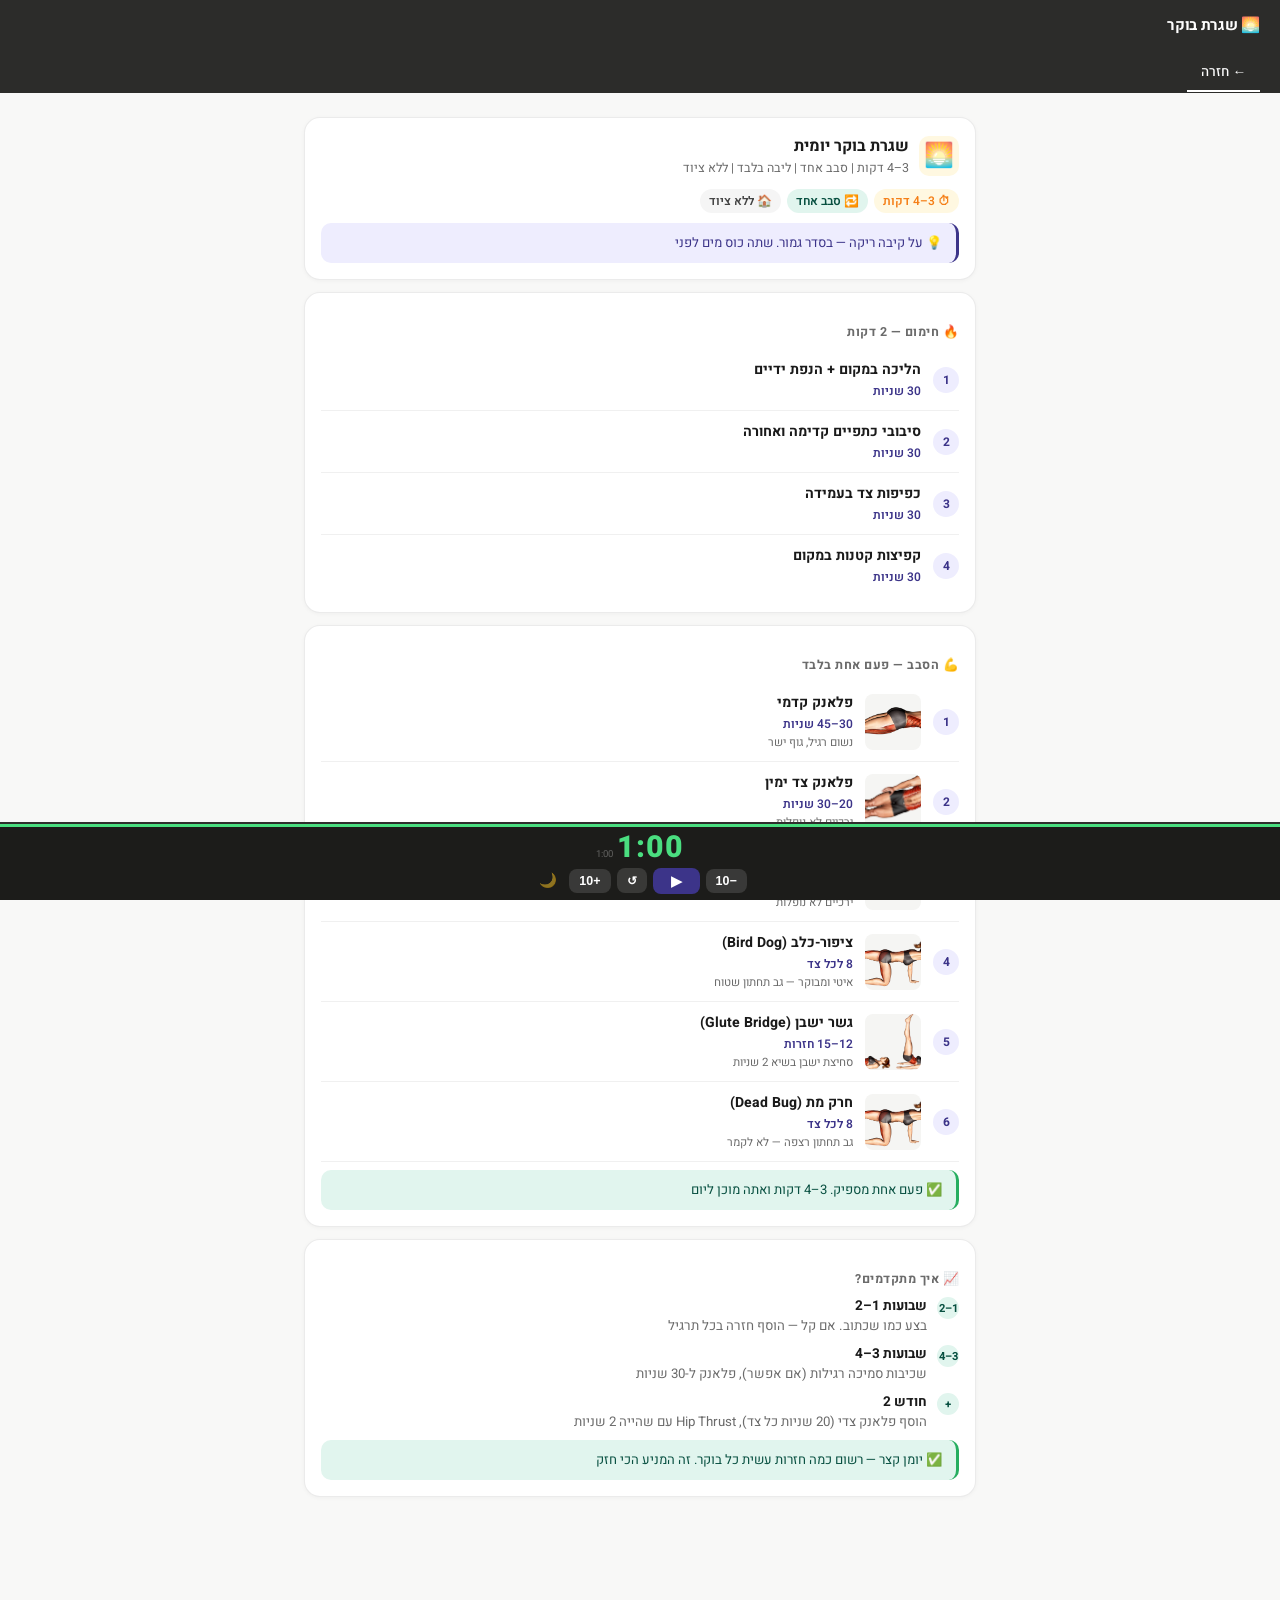
<file: pages/morning.html>
﻿<!DOCTYPE html>
<html lang="he" dir="rtl">
<head>
  <meta charset="UTF-8">
  <meta name="viewport" content="width=device-width, initial-scale=1.0">
  <title>שגרת בוקר</title>
  <link rel="manifest" href="../manifest.json">
  <meta name="theme-color" content="#2C2C2A">
  <meta name="apple-mobile-web-app-capable" content="yes">
  <link rel="stylesheet" href="../css/style.css">
  <link rel="stylesheet" href="../css/mobile.css">
  <script src="../data/exercises-data.js"></script>
  <script src="../data/plan-data.js"></script>
  <script src="../js/tracker.js"></script>
  <script src="../js/data.js"></script>
  <script src="../js/components.js"></script>
  <script src="../js/render.js"></script>
  <script src="../js/utils.js"></script>
  <style>
    .hdr-top { display:flex;align-items:center;justify-content:space-between;padding-bottom:8px; }
    .hdr-top h1 { margin:0;font-size:.95rem;font-weight:700; }
    .phase-title {
      font-size:.78rem; font-weight:700; text-transform:uppercase;
      letter-spacing:.5px; color:#6B6B6B; margin:14px 0 8px;
    }
    .ex-row {
      display:flex; align-items:center; gap:12px;
      padding:10px 0; border-bottom:1px solid rgba(0,0,0,.06);
    }
    .ex-row:last-child { border-bottom:none; }
    .ex-num-small {
      width:26px; height:26px; border-radius:50%;
      background:#EEEDFE; color:#3C3489;
      font-size:.75rem; font-weight:700;
      display:flex; align-items:center; justify-content:center;
      flex-shrink:0;
    }
    .ex-img-thumb {
      width:56px; height:56px; border-radius:8px;
      object-fit:cover; flex-shrink:0; background:#f5f5f3;
    }
    .ex-info { flex:1; }
    .ex-info .name { font-size:.88rem; font-weight:700; }
    .ex-info .amount { font-size:.75rem; color:#3C3489; font-weight:600; margin-top:2px; }
    .ex-info .note  { font-size:.72rem; color:#6B6B6B; margin-top:1px; }
    .round-badge {
      display:inline-block; padding:4px 12px; border-radius:20px;
      background:#EEEDFE; color:#3C3489; font-size:.8rem; font-weight:700;
      margin-bottom:8px;
    }
    .progress-dots {
      display:flex; gap:6px; margin:10px 0;
    }
    .dot-round {
      width:28px; height:28px; border-radius:50%; border:2px solid #EEEDFE;
      font-size:.75rem; font-weight:700; color:#3C3489;
      display:flex; align-items:center; justify-content:center;
      cursor:pointer; transition:all .15s;
    }
    .dot-round.done { background:#3C3489; color:#fff; border-color:#3C3489; }
  </style>
</head>
<body>
<header class="site-header">
  <div class="hdr-top">
    <h1 id="pageTitle">🌅 שגרת בוקר</h1>
  </div>
  <nav class="tab-nav">
    <button class="tab-btn active" onclick="history.back()">← חזרה</button>
  </nav>
</header>

<main >

  <!-- Overview -->
  <div class="card">
    <div class="card-header">
      <div class="card-icon" style="background:#FFF8E1;font-size:1.5rem">🌅</div>
      <div>
        <div class="card-title">שגרת בוקר יומית</div>
        <div class="card-subtitle">3–4 דקות | סבב אחד | ליבה בלבד | ללא ציוד</div>
      </div>
    </div>
    <div class="badge-row">
      <span class="badge" style="background:#FFF8E1;color:#F57F17">⏱ 3–4 דקות</span>
      <span class="badge" style="background:#E1F5EE;color:#085041">🔁 סבב אחד</span>
      <span class="badge" style="background:#F5F5F5;color:#444">🏠 ללא ציוד</span>
    </div>
    <div class="alert-box info mt-8">💡 על קיבה ריקה — בסדר גמור. שתה כוס מים לפני</div>
  </div>

  <!-- Phase 1: Warm-up -->
  <div class="card">
    <div class="phase-title">🔥 חימום — 2 דקות</div>
    <div class="ex-row">
      <div class="ex-num-small">1</div>
      <div class="ex-info">
        <div class="name">הליכה במקום + הנפת ידיים</div>
        <div class="amount">30 שניות</div>
      </div>
    </div>
    <div class="ex-row">
      <div class="ex-num-small">2</div>
      <div class="ex-info">
        <div class="name">סיבובי כתפיים קדימה ואחורה</div>
        <div class="amount">30 שניות</div>
      </div>
    </div>
    <div class="ex-row">
      <div class="ex-num-small">3</div>
      <div class="ex-info">
        <div class="name">כפיפות צד בעמידה</div>
        <div class="amount">30 שניות</div>
      </div>
    </div>
    <div class="ex-row">
      <div class="ex-num-small">4</div>
      <div class="ex-info">
        <div class="name">קפיצות קטנות במקום</div>
        <div class="amount">30 שניות</div>
      </div>
    </div>
  </div>

  <!-- Main circuit — 1 round only -->
  <div class="card">
    <div class="phase-title">💪 הסבב — פעם אחת בלבד</div>

    <div class="ex-row">
      <div class="ex-num-small">1</div>
      <img class="ex-img-thumb" src="../images/משקל גוף/04651105-Front-Plank_Waist_max-POTASH.png"
           onerror="this.style.display='none'" alt="">
      <div class="ex-info">
        <div class="name">פלאנק קדמי</div>
        <div class="amount">30–45 שניות</div>
        <div class="note">נשום רגיל, גוף ישר</div>
      </div>
    </div>
    <div class="ex-row">
      <div class="ex-num-small">2</div>
      <img class="ex-img-thumb" src="../images/משקל גוף/07151105-Side-Plank-m_Waist_max-POTASH.png"
           onerror="this.style.display='none'" alt="">
      <div class="ex-info">
        <div class="name">פלאנק צד ימין</div>
        <div class="amount">20–30 שניות</div>
        <div class="note">ירכיים לא נופלות</div>
      </div>
    </div>
    <div class="ex-row">
      <div class="ex-num-small">3</div>
      <img class="ex-img-thumb" src="../images/משקל גוף/07151105-Side-Plank-m_Waist_max-POTASH.png"
           onerror="this.style.display='none'" alt="">
      <div class="ex-info">
        <div class="name">פלאנק צד שמאל</div>
        <div class="amount">20–30 שניות</div>
        <div class="note">ירכיים לא נופלות</div>
      </div>
    </div>
    <div class="ex-row">
      <div class="ex-num-small">4</div>
      <img class="ex-img-thumb" src="../images/משקל גוף/31411105-Bird-Dog-female_max-POTASH.webp"
           onerror="this.style.display='none'" alt="">
      <div class="ex-info">
        <div class="name">ציפור-כלב (Bird Dog)</div>
        <div class="amount">8 לכל צד</div>
        <div class="note">איטי ומבוקר — גב תחתון שטוח</div>
      </div>
    </div>
    <div class="ex-row">
      <div class="ex-num-small">5</div>
      <img class="ex-img-thumb" src="../images/משקל גוף/18531105-Hip-Lift-Low-Back-Off-Floor_Waist_max-POTASH.png"
           onerror="this.style.display='none'" alt="">
      <div class="ex-info">
        <div class="name">גשר ישבן (Glute Bridge)</div>
        <div class="amount">12–15 חזרות</div>
        <div class="note">סחיצת ישבן בשיא 2 שניות</div>
      </div>
    </div>
    <div class="ex-row">
      <div class="ex-num-small">6</div>
      <img class="ex-img-thumb" src="../images/משקל גוף/31411105-Bird-Dog-female_max-POTASH.webp"
           onerror="this.style.display='none'" alt="">
      <div class="ex-info">
        <div class="name">חרק מת (Dead Bug)</div>
        <div class="amount">8 לכל צד</div>
        <div class="note">גב תחתון רצפה — לא לקמר</div>
      </div>
    </div>

    <div class="alert-box tip mt-8">✅ פעם אחת מספיק. 3–4 דקות ואתה מוכן ליום</div>
  </div>

  <!-- Progression -->
  <div class="card">
    <div class="phase-title">📈 איך מתקדמים?</div>
    <ul class="steps-list">
      <li class="step">
        <div class="step-num" style="background:#E1F5EE;color:#085041">1–2</div>
        <div>
          <div class="step-action">שבועות 1–2</div>
          <div class="step-detail">בצע כמו שכתוב. אם קל — הוסף חזרה בכל תרגיל</div>
        </div>
      </li>
      <li class="step">
        <div class="step-num" style="background:#E1F5EE;color:#085041">3–4</div>
        <div>
          <div class="step-action">שבועות 3–4</div>
          <div class="step-detail">שכיבות סמיכה רגילות (אם אפשר), פלאנק ל-30 שניות</div>
        </div>
      </li>
      <li class="step">
        <div class="step-num" style="background:#E1F5EE;color:#085041">+</div>
        <div>
          <div class="step-action">חודש 2</div>
          <div class="step-detail">הוסף פלאנק צדי (20 שניות כל צד), Hip Thrust עם שהייה 2 שניות</div>
        </div>
      </li>
    </ul>
    <div class="alert-box tip mt-8">✅ יומן קצר — רשום כמה חזרות עשית כל בוקר. זה המניע הכי חזק</div>
  </div>

</main>

<script>
  var done = {1:false, 2:false, 3:false};
  function toggleRound(n) {
    done[n] = !done[n];
    document.querySelectorAll('.dot-round').forEach(function(d) {
      d.classList.toggle('done', done[+d.dataset.round]);
    });
  }
  function resetRounds() {
    done = {1:false,2:false,3:false};
    document.querySelectorAll('.dot-round').forEach(function(d) { d.classList.remove('done'); });
  }
  if ('serviceWorker' in navigator) navigator.serviceWorker.register('../sw.js');
  Utils.renderTimerBar();
</script>
</body>
</html>
</file>
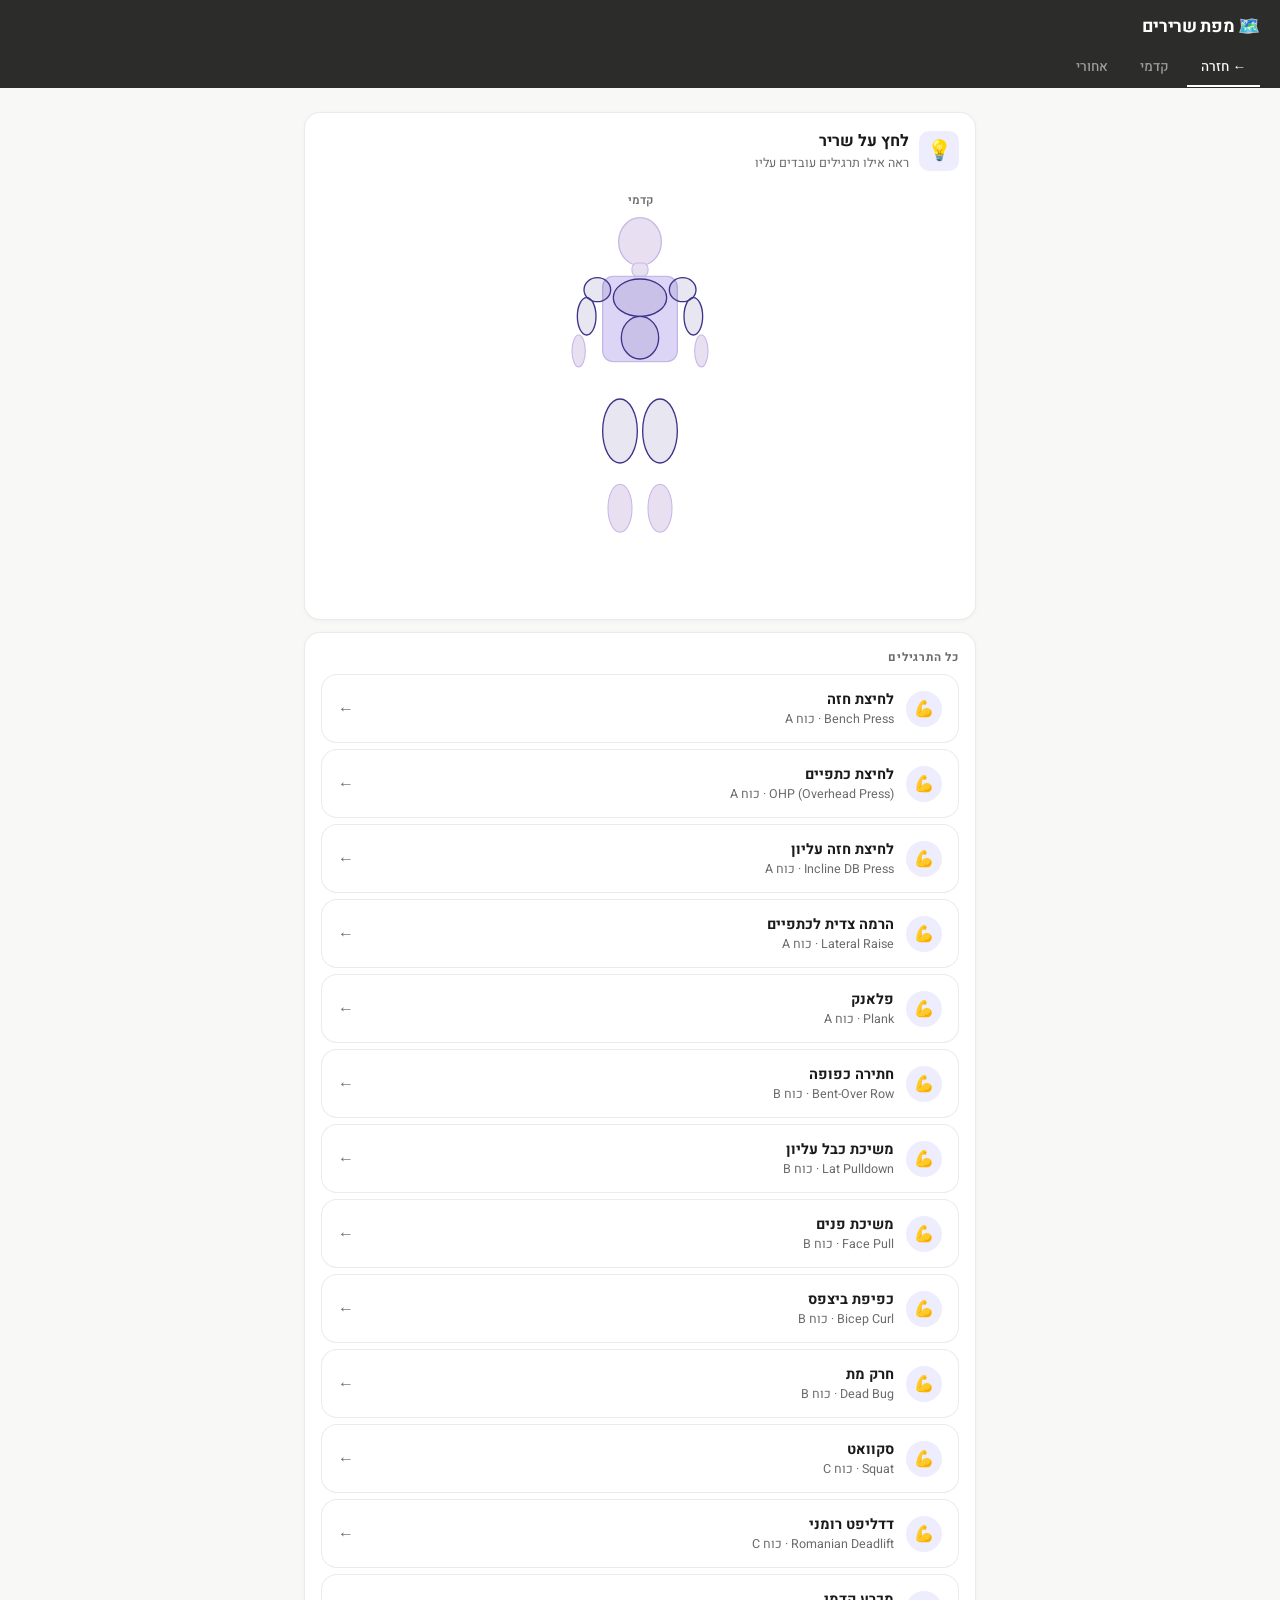
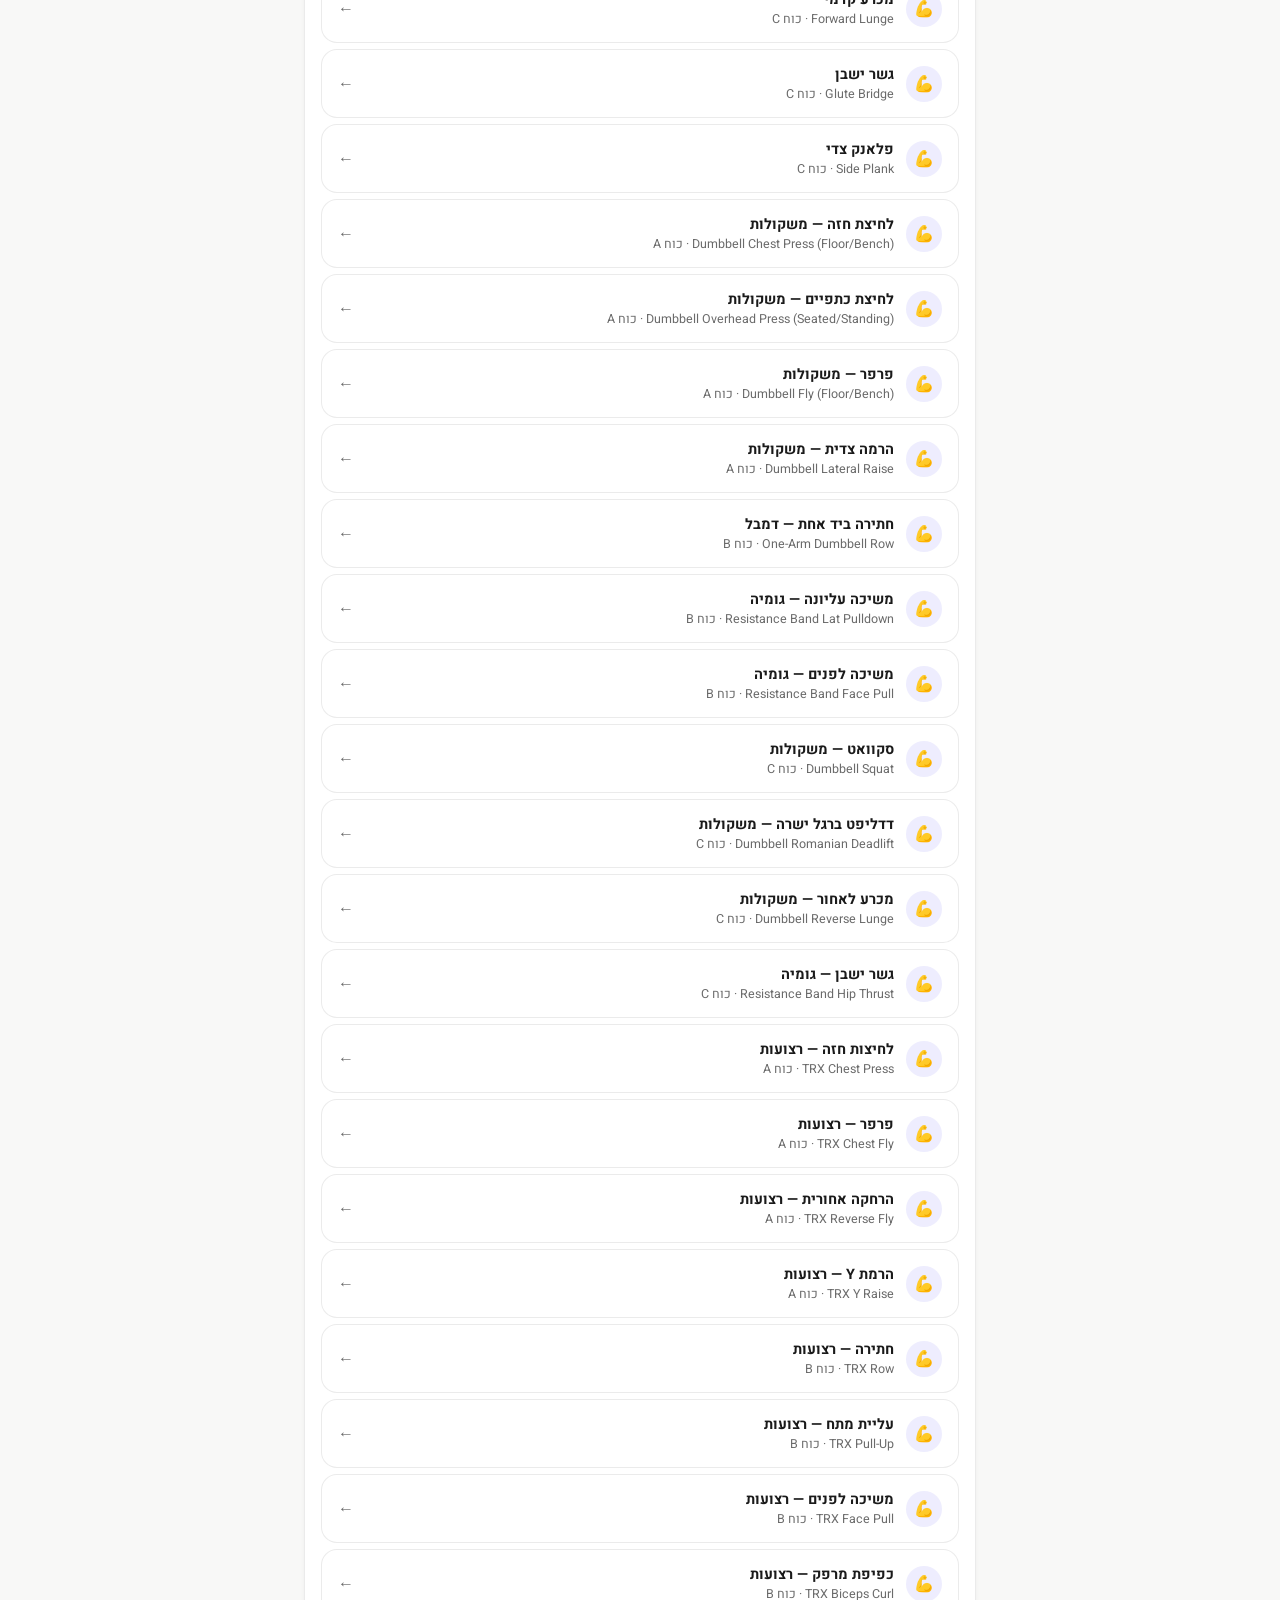
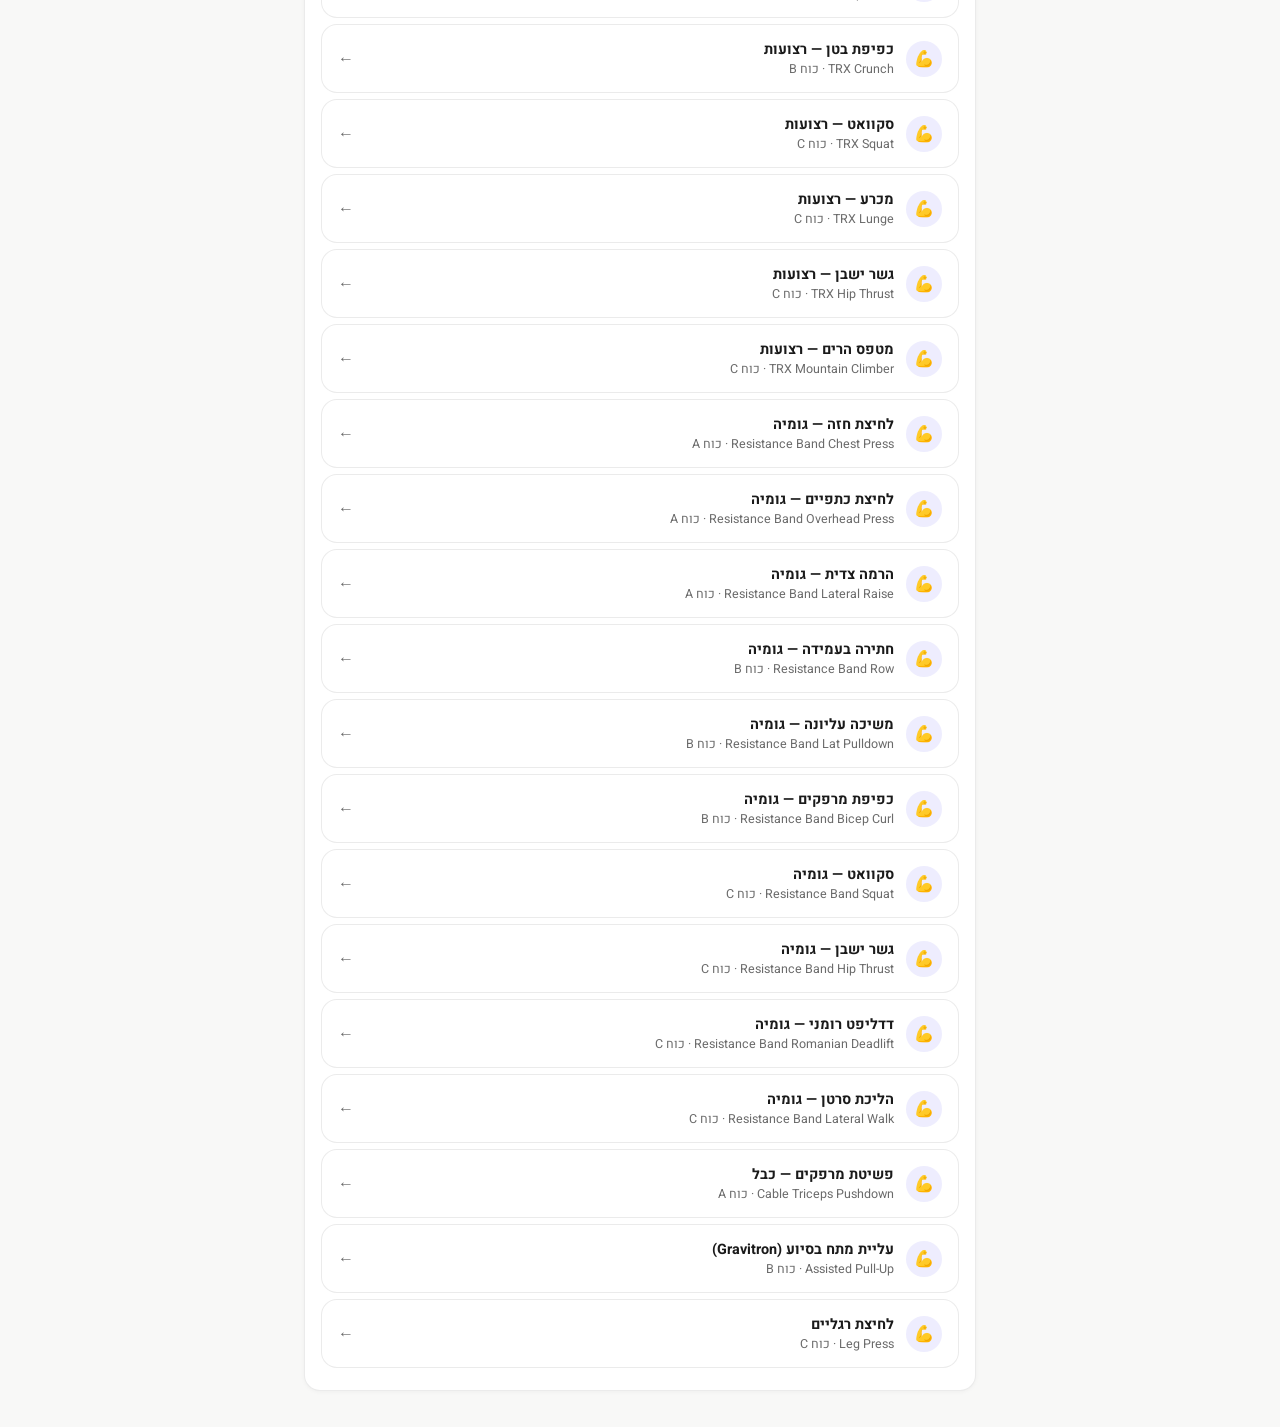
<file: pages/muscles.html>
﻿<!DOCTYPE html>
<html lang="he" dir="rtl">
<head>
  <meta charset="UTF-8">
  <meta name="viewport" content="width=device-width, initial-scale=1.0">
  <title>מפת שרירים</title>
    <!-- PWA + mobile -->
  <link rel="manifest" href="../manifest.json">
  <meta name="theme-color" content="#2C2C2A">
  <meta name="mobile-web-app-capable" content="yes">
  <meta name="apple-mobile-web-app-capable" content="yes">
  <meta name="apple-mobile-web-app-status-bar-style" content="black-translucent">

<link rel="stylesheet" href="../css/style.css">
  <link rel="stylesheet" href="../css/mobile.css">
  <style>
    .body-map-wrap {
      position: relative;
      display: flex;
      justify-content: center;
      gap: 16px;
      padding: 8px;
    }
    .body-half {
      position: relative;
      flex: 1;
      max-width: 160px;
    }
    .body-half svg {
      width: 100%;
      height: auto;
    }
    .body-label {
      text-align: center;
      font-size: 0.72rem;
      color: var(--text-muted);
      margin-bottom: 6px;
      font-weight: 600;
    }
    .muscle-info-panel {
      background: var(--purple-light);
      border-radius: 12px;
      padding: 14px;
      margin-top: 12px;
      display: none;
    }
    .muscle-info-panel.visible { display: block; }
    .muscle-info-name { font-size: 1rem; font-weight: 700; }
    .muscle-info-en   { font-size: 0.8rem; color: var(--purple-dark); }
    .ex-for-muscle    { margin-top: 8px; font-size: 0.82rem; }
    .ex-chip {
      display: inline-block;
      background: var(--purple-dark);
      color: #fff;
      padding: 3px 10px;
      border-radius: 20px;
      font-size: 0.75rem;
      margin: 3px 2px;
    }
  </style>
</head>
<body>

<header class="site-header">
  <h1>🗺️ מפת שרירים</h1>
  <nav class="tab-nav">
    <button class="tab-btn active" onclick="history.back()">← חזרה</button>
    <button class="tab-btn" id="btnFront">קדמי</button>
    <button class="tab-btn" id="btnBack">אחורי</button>
  </nav>
</header>

<main>

  <div class="card">
    <div class="card-header">
      <div class="card-icon" style="background:#EEEDFE">💡</div>
      <div>
        <div class="card-title">לחץ על שריר</div>
        <div class="card-subtitle">ראה אילו תרגילים עובדים עליו</div>
      </div>
    </div>

    <!-- Body SVG map (schematic — no external image needed) -->
    <div class="body-map-wrap">
      <div class="body-half" id="bodyMap">
        <div class="body-label" id="mapLabel">קדמי</div>
        <svg viewBox="0 0 120 280" id="bodySVG" style="cursor:pointer">
          <!-- Head -->
          <ellipse cx="60" cy="20" rx="16" ry="18" fill="#E8E0F0" stroke="#C5B8E8" stroke-width="1"/>
          <!-- Neck -->
          <rect x="54" y="36" width="12" height="10" rx="4" fill="#E8E0F0" stroke="#C5B8E8" stroke-width="0.8"/>
          <!-- Torso -->
          <rect x="32" y="46" width="56" height="64" rx="8" fill="#DDD5F5" stroke="#C5B8E8" stroke-width="1"/>

          <!-- Chest zone -->
          <ellipse id="z-chest" cx="60" cy="62" rx="20" ry="14"
            fill="rgba(60,52,137,0.12)" stroke="#3C3489" stroke-width="1"
            class="muscle-zone" data-muscle="chest" style="cursor:pointer"/>

          <!-- Shoulder zones -->
          <ellipse id="z-shoulder-l" cx="28" cy="56" rx="10" ry="9"
            fill="rgba(60,52,137,0.12)" stroke="#3C3489" stroke-width="1"
            class="muscle-zone" data-muscle="shoulder" style="cursor:pointer"/>
          <ellipse id="z-shoulder-r" cx="92" cy="56" rx="10" ry="9"
            fill="rgba(60,52,137,0.12)" stroke="#3C3489" stroke-width="1"
            class="muscle-zone" data-muscle="shoulder" style="cursor:pointer"/>

          <!-- Abs -->
          <ellipse id="z-abs" cx="60" cy="92" rx="14" ry="16"
            fill="rgba(60,52,137,0.12)" stroke="#3C3489" stroke-width="1"
            class="muscle-zone" data-muscle="abs" style="cursor:pointer"/>

          <!-- Arms front (bicep) -->
          <ellipse id="z-bicep-l" cx="20" cy="76" rx="7" ry="14"
            fill="rgba(60,52,137,0.12)" stroke="#3C3489" stroke-width="1"
            class="muscle-zone" data-muscle="bicep" style="cursor:pointer"/>
          <ellipse id="z-bicep-r" cx="100" cy="76" rx="7" ry="14"
            fill="rgba(60,52,137,0.12)" stroke="#3C3489" stroke-width="1"
            class="muscle-zone" data-muscle="bicep" style="cursor:pointer"/>

          <!-- Forearms -->
          <ellipse cx="14" cy="102" rx="5" ry="12" fill="#E8E0F0" stroke="#C5B8E8" stroke-width="0.8"/>
          <ellipse cx="106" cy="102" rx="5" ry="12" fill="#E8E0F0" stroke="#C5B8E8" stroke-width="0.8"/>

          <!-- Quads -->
          <ellipse id="z-quad-l" cx="45" cy="162" rx="13" ry="24"
            fill="rgba(60,52,137,0.12)" stroke="#3C3489" stroke-width="1"
            class="muscle-zone" data-muscle="quad" style="cursor:pointer"/>
          <ellipse id="z-quad-r" cx="75" cy="162" rx="13" ry="24"
            fill="rgba(60,52,137,0.12)" stroke="#3C3489" stroke-width="1"
            class="muscle-zone" data-muscle="quad" style="cursor:pointer"/>

          <!-- Calves front -->
          <ellipse cx="45" cy="220" rx="9" ry="18" fill="#E8E0F0" stroke="#C5B8E8" stroke-width="0.8"/>
          <ellipse cx="75" cy="220" rx="9" ry="18" fill="#E8E0F0" stroke="#C5B8E8" stroke-width="0.8"/>
        </svg>
      </div>
    </div>

    <!-- Info panel -->
    <div class="muscle-info-panel" id="infoPanel">
      <div class="muscle-info-name" id="infoName">—</div>
      <div class="muscle-info-en" id="infoEn"></div>
      <div class="ex-for-muscle" id="infoEx"></div>
      <a id="infoLink" href="#" target="_blank" rel="noopener"
         class="btn-save mt-8" style="text-decoration:none;display:block;text-align:center;background:#085041">
        🔗 מידע נוסף
      </a>
    </div>
  </div>

  <!-- All exercises quick list -->
  <div class="card">
    <div class="section-title">כל התרגילים</div>
    <div id="allExList" style="margin-top:8px"></div>
  </div>

</main>

<script type="module">
const MUSCLE_DATA = {
  chest: {
    he: 'חזה',
    en: 'Pectoralis Major',
    url: 'https://www.instructor.co.il/body-section/chest/',
    exercises: ['לחיצת חזה (Bench Press)', 'לחיצת חזה עליון (Incline DB Press)']
  },
  shoulder: {
    he: 'כתפיים',
    en: 'Deltoid',
    url: 'https://www.instructor.co.il/body-section/shoulder/',
    exercises: ['לחיצת כתפיים (OHP)', 'הרמה צדית (Lateral Raise)', 'משיכת פנים (Face Pull)']
  },
  abs: {
    he: 'בטן / ליבה',
    en: 'Core / Rectus Abdominis',
    url: 'https://www.instructor.co.il/body-section/abdomen/',
    exercises: ['פלאנק (Plank)', 'חרק מת (Dead Bug)', 'פלאנק צדי (Side Plank)']
  },
  bicep: {
    he: 'ביצפס',
    en: 'Biceps Brachii',
    url: 'https://www.instructor.co.il/body-section/front-arms/',
    exercises: ['כפיפת ביצפס (Bicep Curl)', 'משיכת כבל עליון (Lat Pulldown)']
  },
  quad: {
    he: 'ארבע ראשי (ירך קדמית)',
    en: 'Quadriceps',
    url: 'https://www.instructor.co.il/body-section/front-thigh/',
    exercises: ['סקוואט (Squat)', 'מדרך קדמי (Forward Lunge)']
  }
};

document.querySelectorAll('.muscle-zone').forEach(zone => {
  zone.addEventListener('click', () => {
    const key = zone.dataset.muscle;
    const data = MUSCLE_DATA[key];
    if (!data) return;

    document.querySelectorAll('.muscle-zone').forEach(z => z.setAttribute('fill', 'rgba(60,52,137,0.12)'));
    zone.setAttribute('fill', 'rgba(192,57,43,0.35)');
    document.querySelectorAll(`[data-muscle="${key}"]`).forEach(z => z.setAttribute('fill', 'rgba(192,57,43,0.35)'));

    const panel = document.getElementById('infoPanel');
    document.getElementById('infoName').textContent = data.he;
    document.getElementById('infoEn').textContent = data.en;
    document.getElementById('infoLink').href = data.url;
    document.getElementById('infoEx').innerHTML =
      '<strong>תרגילים:</strong> ' + data.exercises.map(e => `<span class="ex-chip">${e}</span>`).join('');
    panel.classList.add('visible');
  });
});

// All exercises list
async function loadAllEx() {
  const exs = await fetch('../data/exercises.json').then(r => r.json());
  const DAY_PAGES = { day1: '../pages/day1.html', day3: '../pages/day3.html', day5: '../pages/day5.html' };
  const DAY_LABELS = { day1: 'כוח A', day3: 'כוח B', day5: 'כוח C' };
  const list = document.getElementById('allExList');
  exs.forEach(ex => {
    const a = document.createElement('a');
    a.href = DAY_PAGES[ex.day] || '#';
    a.className = 'day-card';
    a.style.marginBottom = '6px';
    a.innerHTML = `
      <div class="day-dot purple" style="width:36px;height:36px;font-size:1rem">💪</div>
      <div class="day-info">
        <div class="day-label" style="font-size:.9rem">${ex.name_he}</div>
        <div class="day-sub">${ex.name_en} · ${DAY_LABELS[ex.day] || ''}</div>
      </div>
      <div class="day-arrow">←</div>`;
    list.appendChild(a);
  });
}

loadAllEx().catch(console.error);
</script>
</body>
</html>
</file>
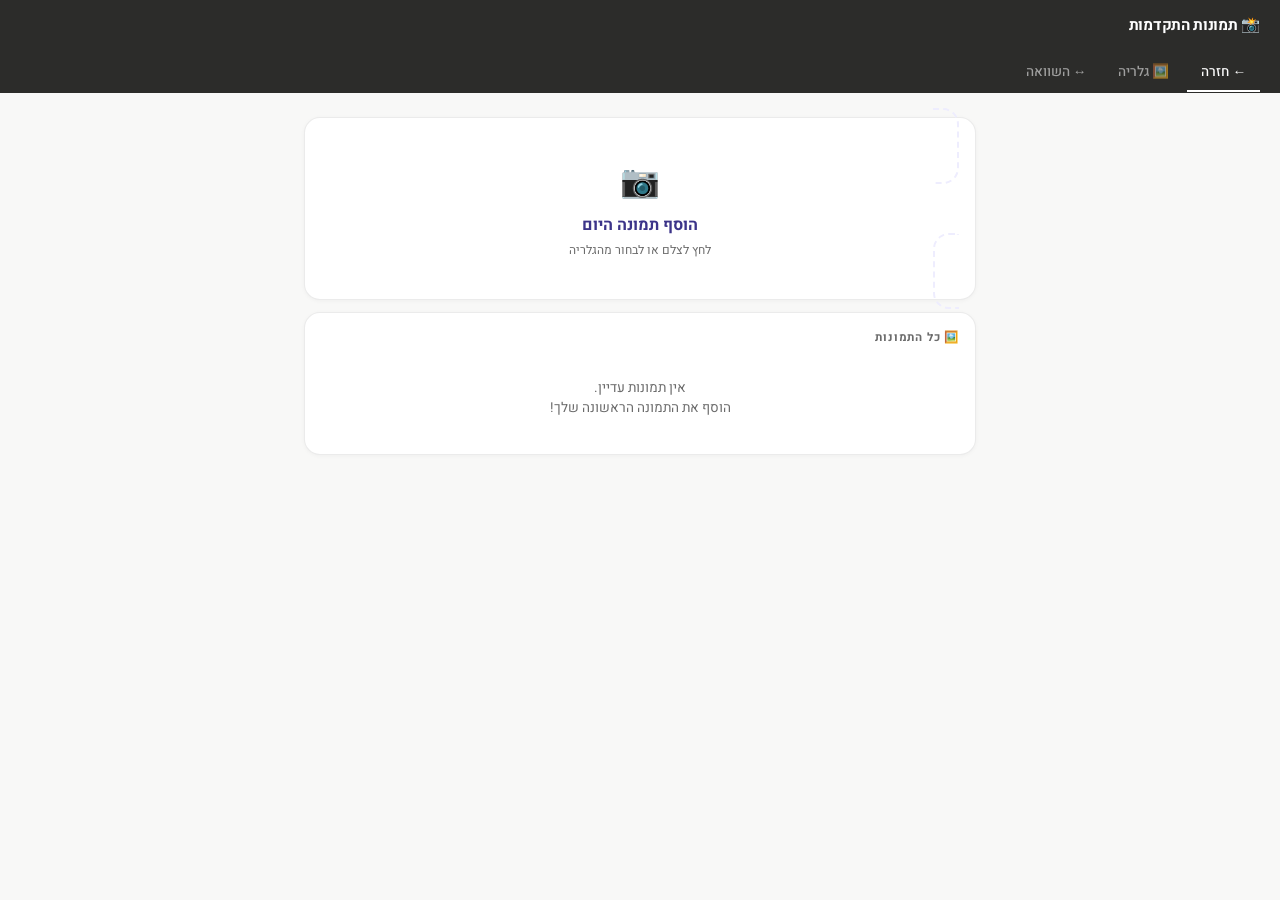
<file: pages/progress.html>
<!DOCTYPE html>
<html lang="he" dir="rtl">
<head>
  <meta charset="UTF-8">
  <meta name="viewport" content="width=device-width, initial-scale=1.0">
  <title>תמונות התקדמות</title>
  <link rel="manifest" href="../manifest.json">
  <meta name="theme-color" content="#2C2C2A">
  <meta name="apple-mobile-web-app-capable" content="yes">
  <link rel="stylesheet" href="../css/style.css">
  <link rel="stylesheet" href="../css/mobile.css">
  <style>
    .hdr-top { display:flex;align-items:center;justify-content:space-between;padding-bottom:8px; }
    .hdr-top h1 { margin:0;font-size:.95rem;font-weight:700; }

    .upload-area {
      border: 2px dashed #EEEDFE;
      border-radius: 16px;
      padding: 24px;
      text-align: center;
      cursor: pointer;
      transition: background .15s;
    }
    .upload-area:active { background: #F5F3FF; }

    .gallery {
      display: grid;
      grid-template-columns: 1fr 1fr;
      gap: 10px;
      margin-top: 12px;
    }
    .gallery-item {
      position: relative;
      border-radius: 12px;
      overflow: hidden;
      background: #F5F5F5;
      aspect-ratio: 3/4;
    }
    .gallery-item img {
      width: 100%;
      height: 100%;
      object-fit: cover;
      display: block;
    }
    .gallery-item .item-date {
      position: absolute;
      bottom: 0;
      left: 0;
      right: 0;
      background: linear-gradient(transparent, rgba(0,0,0,.7));
      color: #fff;
      font-size: .7rem;
      font-weight: 600;
      padding: 8px 8px 6px;
    }
    .gallery-item .item-del {
      position: absolute;
      top: 6px;
      left: 6px;
      background: rgba(0,0,0,.55);
      border: none;
      border-radius: 50%;
      width: 26px;
      height: 26px;
      color: #fff;
      font-size: .8rem;
      cursor: pointer;
      display: flex;
      align-items: center;
      justify-content: center;
    }

    /* Compare view */
    .compare-wrap {
      display: grid;
      grid-template-columns: 1fr 1fr;
      gap: 8px;
    }
    .compare-slot {
      border: 2px dashed #EEEDFE;
      border-radius: 12px;
      aspect-ratio: 3/4;
      display: flex;
      align-items: center;
      justify-content: center;
      flex-direction: column;
      gap: 6px;
      cursor: pointer;
      font-size: .8rem;
      color: #6B6B6B;
      overflow: hidden;
      position: relative;
    }
    .compare-slot img {
      width: 100%;
      height: 100%;
      object-fit: cover;
      position: absolute;
      inset: 0;
    }
    .compare-slot .slot-label {
      position: absolute;
      bottom: 0;
      left: 0;
      right: 0;
      background: rgba(0,0,0,.6);
      color: #fff;
      font-size: .68rem;
      font-weight: 600;
      padding: 4px 6px;
      text-align: center;
    }
  </style>
</head>
<body>
<header class="site-header">
  <div class="hdr-top">
    <h1>📸 תמונות התקדמות</h1>
  </div>
  <nav class="tab-nav">
    <button class="tab-btn active" onclick="history.back()">← חזרה</button>
    <button class="tab-btn" id="btnGallery"  onclick="showTab('gallery')">🖼️ גלריה</button>
    <button class="tab-btn" id="btnCompare" onclick="showTab('compare')">↔️ השוואה</button>
  </nav>
</header>

<main>

  <!-- ── גלריה ── -->
  <section id="tab-gallery">

    <div class="card">
      <label class="upload-area" for="photoInput">
        <div style="font-size:2rem;margin-bottom:8px">📷</div>
        <div style="font-weight:700;color:#3C3489">הוסף תמונה היום</div>
        <div style="font-size:.75rem;color:#6B6B6B;margin-top:4px">לחץ לצלם או לבחור מהגלריה</div>
        <input type="file" id="photoInput" accept="image/*" capture="environment"
               style="display:none" onchange="addPhoto(event)">
      </label>
      <div id="uploadStatus" style="text-align:center;font-size:.8rem;margin-top:8px;display:none"></div>
    </div>

    <div class="card">
      <div class="section-title" style="margin-bottom:10px">🖼️ כל התמונות</div>
      <div id="gallery" class="gallery"></div>
      <div id="emptyMsg" style="text-align:center;color:#6B6B6B;font-size:.85rem;padding:20px;display:none">
        אין תמונות עדיין.<br>הוסף את התמונה הראשונה שלך!
      </div>
    </div>

  </section>

  <!-- ── השוואה ── -->
  <section id="tab-compare" hidden style="display:none">
    <div class="card">
      <div class="section-title" style="margin-bottom:10px">↔️ השווה שתי תמונות</div>
      <div class="compare-wrap">
        <div class="compare-slot" id="slot-a" onclick="pickForSlot('a')">
          <span style="font-size:1.5rem">📅</span>
          <span>בחר תמונה ישנה</span>
        </div>
        <div class="compare-slot" id="slot-b" onclick="pickForSlot('b')">
          <span style="font-size:1.5rem">📅</span>
          <span>בחר תמונה חדשה</span>
        </div>
      </div>
      <div id="comparePicker" style="display:none;margin-top:12px">
        <div class="section-title" style="margin-bottom:8px">בחר תמונה:</div>
        <div id="compareList" class="gallery"></div>
      </div>
    </div>
  </section>

</main>

<script>
// ── IndexedDB setup ─────────────────────────────
var DB_NAME = 'workout_photos', DB_VER = 1, STORE = 'photos';
var db = null;

function openDB(cb) {
  if (db) { cb(db); return; }
  var req = indexedDB.open(DB_NAME, DB_VER);
  req.onupgradeneeded = function(e) {
    var d = e.target.result;
    if (!d.objectStoreNames.contains(STORE)) {
      d.createObjectStore(STORE, { keyPath: 'id', autoIncrement: true });
    }
  };
  req.onsuccess = function(e) { db = e.target.result; cb(db); };
  req.onerror   = function()  { alert('שגיאה בפתיחת מסד הנתונים'); };
}

function savePhoto(blob, date, cb) {
  openDB(function(d) {
    var tx  = d.transaction(STORE, 'readwrite');
    var st  = tx.objectStore(STORE);
    st.add({ blob: blob, date: date });
    tx.oncomplete = function() { cb && cb(); };
  });
}

function getAllPhotos(cb) {
  openDB(function(d) {
    var tx  = d.transaction(STORE, 'readonly');
    var req = tx.objectStore(STORE).getAll();
    req.onsuccess = function() { cb(req.result || []); };
  });
}

function deletePhoto(id, cb) {
  openDB(function(d) {
    var tx = d.transaction(STORE, 'readwrite');
    tx.objectStore(STORE).delete(id);
    tx.oncomplete = function() { cb && cb(); };
  });
}

// ── Tab switching ───────────────────────────────
function showTab(name) {
  ['gallery','compare'].forEach(function(n) {
    document.getElementById('tab-' + n).hidden = n !== name;
    document.getElementById('tab-' + n).style.display = n === name ? '' : 'none';
    document.getElementById('btn' + n.charAt(0).toUpperCase() + n.slice(1))
      .classList.toggle('active-mode', n === name);
  });
  if (name === 'gallery') renderGallery();
}

// ── Add photo ───────────────────────────────────
function addPhoto(e) {
  var file = e.target.files[0];
  if (!file) return;
  var status = document.getElementById('uploadStatus');
  status.style.display = 'block';
  status.textContent   = '⏳ שומר...';

  // דחוס לפני שמירה
  var reader = new FileReader();
  reader.onload = function(ev) {
    var img = new Image();
    img.onload = function() {
      var canvas = document.createElement('canvas');
      var MAX = 1080;
      var ratio = Math.min(MAX/img.width, MAX/img.height, 1);
      canvas.width  = img.width  * ratio;
      canvas.height = img.height * ratio;
      canvas.getContext('2d').drawImage(img, 0, 0, canvas.width, canvas.height);
      canvas.toBlob(function(blob) {
        var today = new Date().toISOString().slice(0,10);
        savePhoto(blob, today, function() {
          status.textContent = '✅ נשמרה!';
          setTimeout(function() { status.style.display = 'none'; }, 1500);
          renderGallery();
        });
      }, 'image/jpeg', 0.82);
    };
    img.src = ev.target.result;
  };
  reader.readAsDataURL(file);
  e.target.value = ''; // איפוס לבחירה חוזרת
}

// ── Render gallery ──────────────────────────────
function renderGallery() {
  getAllPhotos(function(photos) {
    var gallery  = document.getElementById('gallery');
    var emptyMsg = document.getElementById('emptyMsg');
    photos = photos.slice().reverse(); // חדש קודם

    if (!photos.length) {
      gallery.innerHTML  = '';
      emptyMsg.style.display = 'block';
      return;
    }
    emptyMsg.style.display = 'none';

    gallery.innerHTML = photos.map(function(p) {
      var url = URL.createObjectURL(p.blob);
      return '<div class="gallery-item">' +
        '<img src="' + url + '" loading="lazy">' +
        '<div class="item-date">' + fmtDate(p.date) + '</div>' +
        '<button class="item-del" onclick="confirmDelete(' + p.id + ')">✕</button>' +
        '</div>';
    }).join('');
  });
}

function confirmDelete(id) {
  if (!confirm('מחק תמונה זו?')) return;
  deletePhoto(id, renderGallery);
}

// ── Download ────────────────────────────────────
function downloadPhoto(blob, date) {
  var a   = document.createElement('a');
  a.href  = URL.createObjectURL(blob);
  a.download = 'progress-' + date + '.jpg';
  a.click();
}

// ── Compare ─────────────────────────────────────
var pickingSlot = null;

function pickForSlot(slot) {
  pickingSlot = slot;
  var picker = document.getElementById('comparePicker');
  var list   = document.getElementById('compareList');
  picker.style.display = 'block';

  getAllPhotos(function(photos) {
    photos = photos.slice().reverse();
    list.innerHTML = photos.map(function(p) {
      var url = URL.createObjectURL(p.blob);
      return '<div class="gallery-item" onclick="setSlot(' + p.id + ',\'' + url + '\',\'' + p.date + '\')" style="cursor:pointer">' +
        '<img src="' + url + '">' +
        '<div class="item-date">' + fmtDate(p.date) + '</div>' +
        '</div>';
    }).join('');
  });
}

function setSlot(id, url, date) {
  var slot = document.getElementById('slot-' + pickingSlot);
  slot.innerHTML = '<img src="' + url + '"><div class="slot-label">' + fmtDate(date) + '</div>';
  document.getElementById('comparePicker').style.display = 'none';
  pickingSlot = null;
}

// ── Helpers ─────────────────────────────────────
function fmtDate(iso) {
  var p = iso.split('-');
  return p[2] + '/' + p[1] + '/' + p[0].slice(2);
}

// ── Init ─────────────────────────────────────────
showTab('gallery');
if ('serviceWorker' in navigator) navigator.serviceWorker.register('../sw.js');
</script>
</body>
</html>
</file>
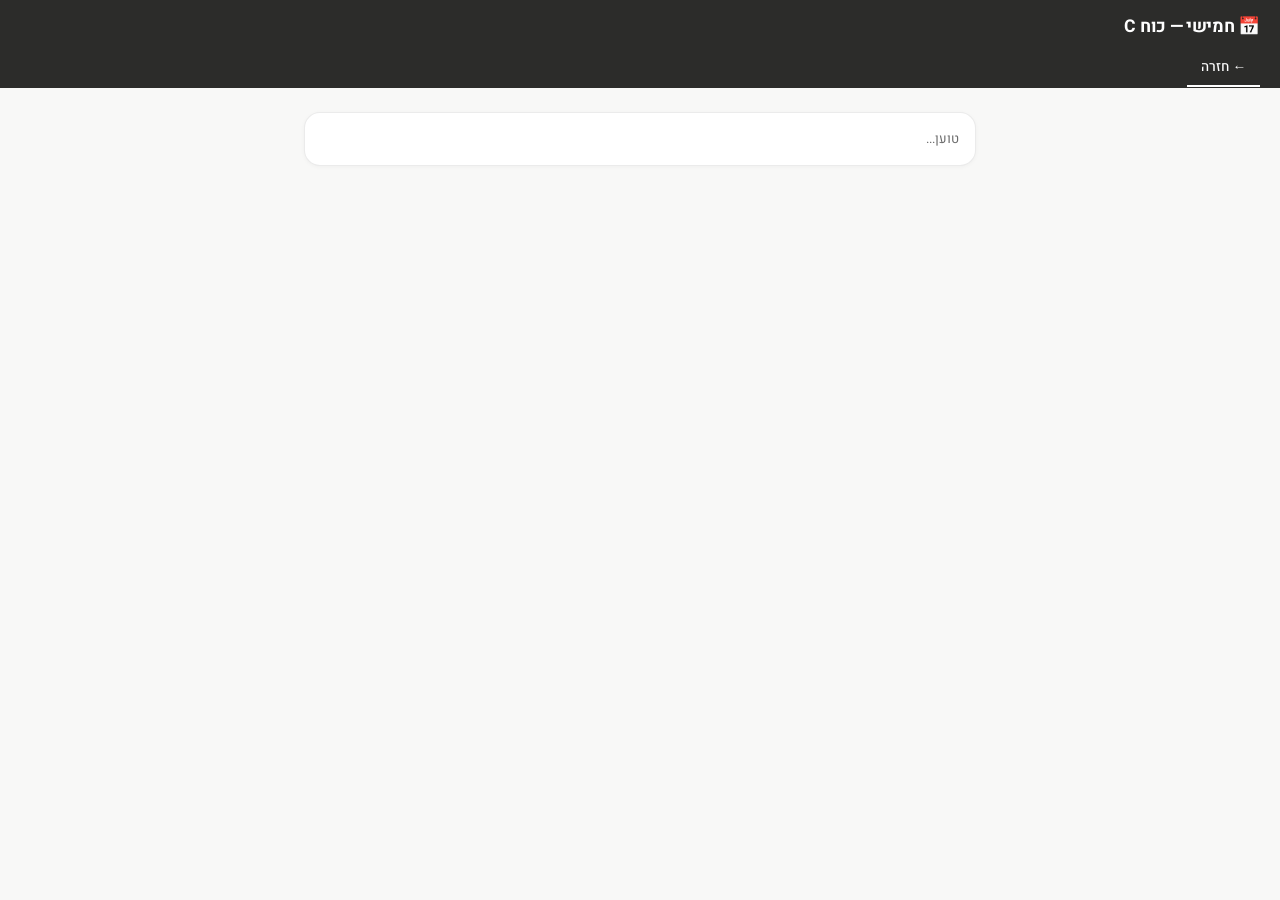
<file: pages/today.html>
﻿<!DOCTYPE html>
<html lang="he" dir="rtl">
<head>
  <meta charset="UTF-8">
  <meta name="viewport" content="width=device-width, initial-scale=1.0">
  <title>אימון היום</title>
    <!-- PWA + mobile -->
  <link rel="manifest" href="../manifest.json">
  <meta name="theme-color" content="#2C2C2A">
  <meta name="mobile-web-app-capable" content="yes">
  <meta name="apple-mobile-web-app-capable" content="yes">
  <meta name="apple-mobile-web-app-status-bar-style" content="black-translucent">

<link rel="stylesheet" href="../css/style.css">
  <link rel="stylesheet" href="../css/mobile.css">
</head>
<body>

<header class="site-header">
  <h1 id="pageTitle">📅 אימון היום</h1>
  <nav class="tab-nav">
    <button class="tab-btn active" onclick="history.back()">← חזרה</button>
  </nav>
</header>

<main id="content">
  <div class="card"><div class="text-muted text-sm">טוען...</div></div>
</main>

<script type="module">
const DAY_MAP = {0:'saturday',1:'sunday',2:'monday',3:'tuesday',4:'wednesday',5:'thursday',6:'friday'};
const today = DAY_MAP[new Date().getDay()];

async function init() {
  const [plan, exercises] = await Promise.all([
    fetch('../data/plan.json').then(r => r.json()),
    fetch('../data/exercises.json').then(r => r.json())
  ]);

  const dayPlan = plan.week.find(d => d.day === today);
  const content = document.getElementById('content');
  const title   = document.getElementById('pageTitle');

  if (!dayPlan) {
    content.innerHTML = '<div class="card"><div class="alert-box info">לא נמצאה תכנית להיום.</div></div>';
    return;
  }

  const DAY_LABELS = {sunday:'ראשון',monday:'שני',tuesday:'שלישי',wednesday:'רביעי',thursday:'חמישי',friday:'שישי',saturday:'שבת'};
  title.textContent = `📅 ${DAY_LABELS[today]} — ${dayPlan.label}`;

  if (dayPlan.type === 'rest') {
    content.innerHTML = `<div class="card">
      <div class="card-header">
        <div class="card-icon" style="background:#F5F5F5;font-size:1.8rem">😴</div>
        <div><div class="card-title">יום מנוחה</div><div class="card-subtitle">${dayPlan.subtitle}</div></div>
      </div>
      <div class="alert-box info">💡 מנוחה = חלק מהתכנית. אכול טוב, ישן טוב.</div>
      <a href="day4.html" class="btn-save mt-8" style="text-decoration:none;display:block;text-align:center">פתח טיפים ליום מנוחה</a>
    </div>`;
    return;
  }

  if (dayPlan.type === 'cardio') {
    const page = dayPlan.day === 'monday' ? 'day2.html' : 'day6.html';
    content.innerHTML = `<div class="card">
      <div class="card-header">
        <div class="card-icon" style="background:#E1F5EE;font-size:1.8rem">🏃</div>
        <div><div class="card-title">${dayPlan.label}</div><div class="card-subtitle">${dayPlan.subtitle}</div></div>
      </div>
      <a href="${page}" class="btn-save mt-8" style="text-decoration:none;display:block;text-align:center">פתח אימון קרדיו</a>
    </div>`;
    return;
  }

  // Strength day
  const exs = dayPlan.exercise_ids.map(id => exercises.find(e => e.id === id)).filter(Boolean);

  let html = `<div class="card">
    <div class="badge-row">
      <span class="badge" style="background:#EEEDFE;color:#3C3489">🏋️ ${dayPlan.label}</span>
      <span class="badge" style="background:#F5F5F5;color:#6B6B6B">${exs.length} תרגילים</span>
    </div>
    <div class="alert-box info mt-8">💡 חימום 5 דקות לפני התחלה — הליכה + סיבובי כתפיים</div>
  </div>`;

  exs.forEach((ex, i) => {
    html += `<div class="card" style="margin-bottom:10px">
      <div class="ex-header">
        <div class="ex-num" style="background:#EEEDFE;color:#3C3489;width:32px;height:32px;font-size:.9rem">${i+1}</div>
        <div>
          <div class="ex-name-he">${ex.name_he}</div>
          <div class="ex-name-en">${ex.name_en}</div>
          <div class="ex-machine">📍 ${ex.machine}</div>
        </div>
      </div>
      <div class="badge-row">
        <span class="badge" style="background:#EEEDFE;color:#3C3489">⚡ ${ex.sets}</span>
        <span class="badge" style="background:#F5F5F5;color:#6B6B6B">⏱ ${ex.rest_sec}″</span>
      </div>
      <div class="alert-box tip mt-8">✅ ${ex.tip}</div>
      <div class="alert-box warn">⚠️ ${ex.warn}</div>
    </div>`;
  });

  content.innerHTML = html;
}

init().catch(console.error);
</script>
</body>
</html>
</file>
<file: css/style.css>
@import url('https://fonts.googleapis.com/css2?family=Heebo:wght@300;400;500;600;700;800&display=swap');

*, *::before, *::after { box-sizing: border-box; margin: 0; padding: 0; }

:root {
  --purple-light: #EEEDFE;
  --purple-dark: #3C3489;
  --green-light: #E1F5EE;
  --green-dark: #085041;
  --orange-light: #FAEEDA;
  --orange-dark: #633806;
  --gray-light: #F5F5F5;
  --gray-dark: #6B6B6B;
  --bg: #F8F8F7;
  --card-bg: #FFFFFF;
  --header-bg: #2C2C2A;
  --text: #1A1A1A;
  --text-muted: #6B6B6B;
  --border: rgba(0,0,0,0.08);
  --radius: 16px;
  --border-width: 0.5px;
}

html {
  font-size: 16px;
  /* scrollbar תמיד נוכח אבל ברוחב 0 — לא תופס מקום, לא גורם תזוזה */
  overflow-y: scroll;
  scrollbar-width: none;        /* Firefox */
}
html::-webkit-scrollbar {
  width: 0 !important;
  display: none !important;
}

body {
  font-family: 'Heebo', sans-serif;
  direction: rtl;
  background: var(--bg);
  color: var(--text);
  min-height: 100vh;
  -webkit-font-smoothing: antialiased;
  /* מניעת גלישה אופקית שגורמת לתזוזה */
  overflow-x: hidden;
  max-width: 100vw;
}

/* ── Header ── */
.site-header {
  position: sticky;
  top: 0;
  z-index: 100;
  background: var(--header-bg);
  color: #fff;
  padding: 12px 16px 0;
}

.site-header h1 {
  font-size: 1.1rem;
  font-weight: 700;
  letter-spacing: -0.3px;
  padding-bottom: 10px;
}

.tab-nav {
  display: flex;
  gap: 4px;
  overflow-x: auto;
  scrollbar-width: none;
  padding-bottom: 1px;
}

.tab-nav::-webkit-scrollbar { display: none; }

.tab-btn {
  flex-shrink: 0;
  padding: 8px 14px;
  border: none;
  background: transparent;
  color: rgba(255,255,255,0.55);
  font-family: 'Heebo', sans-serif;
  font-size: 0.85rem;
  font-weight: 500;
  cursor: pointer;
  border-bottom: 2px solid transparent;
  transition: color 0.15s, border-color 0.15s;
  white-space: nowrap;
}

.tab-btn.active, .tab-btn:hover {
  color: #fff;
  border-bottom-color: #fff;
}

/* ── Main layout ── */
main { padding: 16px; max-width: 480px; margin: 0 auto; }

/* ── Cards ── */
.card {
  background: var(--card-bg);
  border-radius: var(--radius);
  border: var(--border-width) solid var(--border);
  padding: 16px;
  margin-bottom: 12px;
  box-shadow: 0 1px 4px rgba(0,0,0,0.04);
}

.card-header {
  display: flex;
  align-items: center;
  gap: 10px;
  margin-bottom: 12px;
}

.card-icon {
  width: 40px; height: 40px;
  border-radius: 10px;
  display: flex; align-items: center; justify-content: center;
  font-size: 1.25rem;
  flex-shrink: 0;
}

.card-title { font-size: 1rem; font-weight: 700; }
.card-subtitle { font-size: 0.78rem; color: var(--text-muted); margin-top: 1px; }

/* ── Color themes ── */
.theme-purple .card-icon { background: var(--purple-light); }
.theme-purple .badge { background: var(--purple-light); color: var(--purple-dark); }
.theme-green .card-icon { background: var(--green-light); }
.theme-green .badge { background: var(--green-light); color: var(--green-dark); }
.theme-orange .card-icon { background: var(--orange-light); }
.theme-orange .badge { background: var(--orange-light); color: var(--orange-dark); }

/* ── Day card on dashboard ── */
.day-card {
  display: flex;
  align-items: center;
  gap: 12px;
  padding: 14px 16px;
  background: var(--card-bg);
  border-radius: var(--radius);
  border: var(--border-width) solid var(--border);
  margin-bottom: 8px;
  text-decoration: none;
  color: inherit;
  transition: box-shadow 0.15s, transform 0.1s;
}

.day-card:hover { box-shadow: 0 4px 12px rgba(0,0,0,0.08); transform: translateY(-1px); }
.day-card.today { border-color: var(--purple-dark); box-shadow: 0 0 0 1.5px var(--purple-dark); }

.day-dot {
  width: 44px; height: 44px;
  border-radius: 50%;
  display: flex; align-items: center; justify-content: center;
  font-size: 1.4rem;
  flex-shrink: 0;
}

.day-dot.purple { background: var(--purple-light); }
.day-dot.green  { background: var(--green-light); }
.day-dot.gray   { background: var(--gray-light); }

.day-info { flex: 1; }
.day-label { font-size: 0.95rem; font-weight: 700; }
.day-sub   { font-size: 0.78rem; color: var(--text-muted); }

.day-arrow { color: var(--text-muted); font-size: 1rem; }

/* ── Exercise card ── */
.exercise-card { margin-bottom: 20px; }

.exercise-card .ex-header {
  display: flex; align-items: flex-start; gap: 10px;
  margin-bottom: 14px;
}

.ex-num {
  width: 28px; height: 28px;
  border-radius: 50%;
  background: var(--purple-light);
  color: var(--purple-dark);
  font-size: 0.78rem; font-weight: 700;
  display: flex; align-items: center; justify-content: center;
  flex-shrink: 0;
}

.ex-name-he { font-size: 1rem; font-weight: 700; }
.ex-name-en { font-size: 0.78rem; color: var(--text-muted); }
.ex-machine  { font-size: 0.75rem; color: var(--text-muted); margin-top: 2px; }

/* ── Badges ── */
.badge {
  display: inline-block;
  padding: 3px 9px;
  border-radius: 20px;
  font-size: 0.75rem;
  font-weight: 600;
}

.badge-row { display: flex; gap: 6px; flex-wrap: wrap; margin-bottom: 10px; }

/* ── Muscles list ── */
.muscle-section { margin-bottom: 10px; }
.muscle-label { font-size: 0.72rem; font-weight: 600; color: var(--text-muted); margin-bottom: 5px; text-transform: uppercase; letter-spacing: 0.5px; }

.muscle-tags { display: flex; flex-wrap: wrap; gap: 5px; }

.muscle-tag {
  display: inline-flex;
  align-items: center;
  gap: 4px;
  padding: 4px 10px;
  border-radius: 20px;
  font-size: 0.75rem;
  font-weight: 500;
  text-decoration: none;
  border: var(--border-width) solid var(--border);
  transition: opacity 0.15s;
  max-width: 100%;
  word-break: break-word;
  white-space: normal;
}

.muscle-tag:hover { opacity: 0.75; }
.muscle-tag.primary   { background: #FFECEC; color: #8B1A1A; }
.muscle-tag.secondary { background: #FFF3E0; color: #7C4700; }
.muscle-tag.stabilizer { background: var(--gray-light); color: var(--gray-dark); }

.muscle-tag .dot { width: 6px; height: 6px; border-radius: 50%; }
.muscle-tag.primary .dot   { background: #C0392B; }
.muscle-tag.secondary .dot { background: #E67E22; }

/* ── Steps ── */
.steps-list { list-style: none; counter-reset: steps; }

.step {
  display: flex;
  gap: 10px;
  margin-bottom: 8px;
}

.step-num {
  width: 22px; height: 22px;
  border-radius: 50%;
  background: var(--purple-dark);
  color: #fff;
  font-size: 0.7rem; font-weight: 700;
  display: flex; align-items: center; justify-content: center;
  flex-shrink: 0;
  margin-top: 1px;
}

.step-action { font-weight: 700; font-size: 0.85rem; }
.step-detail  { font-size: 0.83rem; color: var(--text-muted); }

/* ── Warn / Tip ── */
.alert-box {
  border-radius: 10px;
  padding: 10px 14px;
  font-size: 0.82rem;
  margin-top: 8px;
  display: flex;
  gap: 8px;
  align-items: flex-start;
}

.alert-box.warn { background: #FFF3E0; color: #7C4700; border-right: 3px solid #E67E22; }
.alert-box.tip  { background: var(--green-light); color: var(--green-dark); border-right: 3px solid #27AE60; }
.alert-box.info { background: var(--purple-light); color: var(--purple-dark); border-right: 3px solid var(--purple-dark); }

/* ── Motion path visual ── */
.motion-path {
  display: flex;
  align-items: center;
  gap: 6px;
  padding: 10px 0;
  font-size: 0.8rem;
  color: var(--text-muted);
}

.motion-arrow { font-size: 1rem; }

/* ── SVG silhouette wrapper ── */
.silhouette-wrap {
  display: flex;
  justify-content: center;
  gap: 16px;
  padding: 8px 0;
}

.silhouette-phase { text-align: center; }
.silhouette-phase svg { width: 80px; height: 160px; }
.silhouette-phase .phase-label { font-size: 0.7rem; color: var(--text-muted); margin-top: 4px; }

/* ── Anatomy map ── */
.anatomy-wrap {
  position: relative;
  display: inline-block;
  width: 100%;
}

.anatomy-wrap img {
  width: 100%;
  border-radius: 10px;
  display: block;
}

.anatomy-wrap svg {
  position: absolute;
  top: 0; left: 0;
  width: 100%; height: 100%;
}

/* ── Exercise image ── */
.exercise-img {
  width: 100%;
  border-radius: 10px;
  display: block;
  object-fit: contain;
  background: #f8f8f7;
  /* aspect-ratio: הדפדפן משריין מקום לפני טעינה → אין Layout Shift */
  aspect-ratio: 4 / 3;
}

/* ── טיימר — רק בדפים שמכילים אותו (morning + stretch) ── */
#timerBar {
  position: fixed;
  bottom: 0;
  left: 0;
  right: 0;
  z-index: 300;
  overflow: hidden;
  box-sizing: border-box;
}

/* ── Cardio blocks ── */
.cardio-zone {
  display: flex;
  align-items: center;
  justify-content: space-between;
  padding: 12px 14px;
  border-radius: 12px;
  background: var(--green-light);
  margin-bottom: 8px;
}

.cardio-zone .zone-label { font-size: 0.85rem; font-weight: 700; color: var(--green-dark); }
.cardio-zone .zone-val   { font-size: 1.5rem; font-weight: 800; color: var(--green-dark); }
.cardio-zone .zone-unit  { font-size: 0.72rem; color: var(--green-dark); }

/* ── HR calculator ── */
.hr-calc { background: var(--gray-light); border-radius: 12px; padding: 14px; }
.hr-calc label { font-size: 0.82rem; font-weight: 600; display: block; margin-bottom: 6px; }
.hr-calc input[type=range] { width: 100%; accent-color: var(--green-dark); }
.hr-output { display: flex; justify-content: space-between; margin-top: 8px; }
.hr-zone   { text-align: center; }
.hr-zone .val  { font-size: 1.2rem; font-weight: 700; color: var(--green-dark); }
.hr-zone .lbl  { font-size: 0.7rem; color: var(--text-muted); }

/* ── HIIT block ── */
.hiit-bar { display: flex; border-radius: 8px; overflow: hidden; height: 32px; margin-bottom: 10px; }
.hiit-work { background: var(--green-dark); flex: 1; display: flex; align-items: center; justify-content: center; color: #fff; font-size: 0.72rem; font-weight: 700; }
.hiit-rest { background: var(--green-light); flex: 3; display: flex; align-items: center; justify-content: center; color: var(--green-dark); font-size: 0.72rem; font-weight: 700; }

/* ── Rest day ── */
.rest-tips { padding: 8px 0; }
.rest-tip-item { display: flex; gap: 10px; align-items: flex-start; margin-bottom: 10px; font-size: 0.85rem; }

/* ── Today page ── */
.station-nav {
  display: flex;
  gap: 6px;
  overflow-x: auto;
  padding: 10px 16px;
  scrollbar-width: none;
}

.station-nav::-webkit-scrollbar { display: none; }

.station-btn {
  flex-shrink: 0;
  padding: 6px 12px;
  border-radius: 20px;
  border: 1.5px solid var(--border);
  background: var(--card-bg);
  font-family: 'Heebo', sans-serif;
  font-size: 0.8rem;
  font-weight: 500;
  cursor: pointer;
  white-space: nowrap;
  transition: background 0.15s, border-color 0.15s;
}

.station-btn.active {
  background: var(--purple-dark);
  border-color: var(--purple-dark);
  color: #fff;
}

/* ── Divider ── */
.divider { height: 1px; background: var(--border); margin: 12px 0; }

/* ── Section title ── */
.section-title {
  font-size: 0.72rem;
  font-weight: 700;
  text-transform: uppercase;
  letter-spacing: 0.8px;
  color: var(--text-muted);
  margin-bottom: 8px;
}

/* ── Tracker log ── */
.set-log { display: flex; gap: 8px; margin-bottom: 6px; align-items: center; }
.set-log input {
  flex: 1;
  padding: 8px;
  border-radius: 8px;
  border: var(--border-width) solid var(--border);
  font-family: 'Heebo', sans-serif;
  font-size: 0.9rem;
  text-align: center;
  background: var(--gray-light);
}

.set-log .set-label { font-size: 0.78rem; color: var(--text-muted); min-width: 32px; text-align: center; }
.btn-save {
  width: 100%;
  padding: 12px;
  border-radius: 12px;
  border: none;
  background: var(--purple-dark);
  color: #fff;
  font-family: 'Heebo', sans-serif;
  font-size: 0.9rem;
  font-weight: 700;
  cursor: pointer;
  margin-top: 8px;
  transition: opacity 0.15s;
}

.btn-save:hover { opacity: 0.85; }

/* ── Mode toggle (gym / home) ── */
.mode-toggle {
  display: flex;
  width: fit-content;
  border-radius: 12px;
  overflow: hidden;
  border: 1.5px solid var(--purple-light);
  margin-bottom: 12px;
}

.mode-toggle button {
  padding: 8px 16px;
  border: none;
  cursor: pointer;
  font-family: 'Heebo', sans-serif;
  font-size: .85rem;
  font-weight: 700;
  transition: background .15s, color .15s;
  white-space: nowrap;
}

.mode-badge {
  display: inline-flex;
  align-items: center;
  gap: 5px;
  padding: 4px 12px;
  border-radius: 20px;
  font-size: .78rem;
  font-weight: 700;
  margin-bottom: 8px;
}

.mode-badge.gym  { background: var(--purple-light); color: var(--purple-dark); }
.mode-badge.home { background: var(--orange-light);  color: var(--orange-dark); }

/* ── Utilities ── */
.mt-8  { margin-top: 8px; }
.mt-12 { margin-top: 12px; }
.mb-4  { margin-bottom: 4px; }
.text-muted { color: var(--text-muted); }
.text-sm { font-size: 0.82rem; }
.font-bold { font-weight: 700; }
.flex { display: flex; }
.flex-center { display: flex; align-items: center; }
.gap-8 { gap: 8px; }
.w-full { width: 100%; }
</file>
<file: css/mobile.css>
/* Breakpoints for larger screens — mobile-first base in style.css */

@media (min-width: 480px) {
  main { padding: 20px; }
  .site-header { padding: 14px 20px 0; }
}

@media (min-width: 640px) {
  main { padding: 24px; }

  .day-card-grid {
    display: grid;
    grid-template-columns: 1fr 1fr;
    gap: 10px;
  }

  .day-card { margin-bottom: 0; }
}

@media (min-width: 900px) {
  main { max-width: 720px; }

  .day-card-grid {
    grid-template-columns: repeat(3, 1fr);
  }
}

/* Safe area for notched phones */
@supports (padding: env(safe-area-inset-bottom)) {
  body { padding-bottom: env(safe-area-inset-bottom); }
}
</file>
